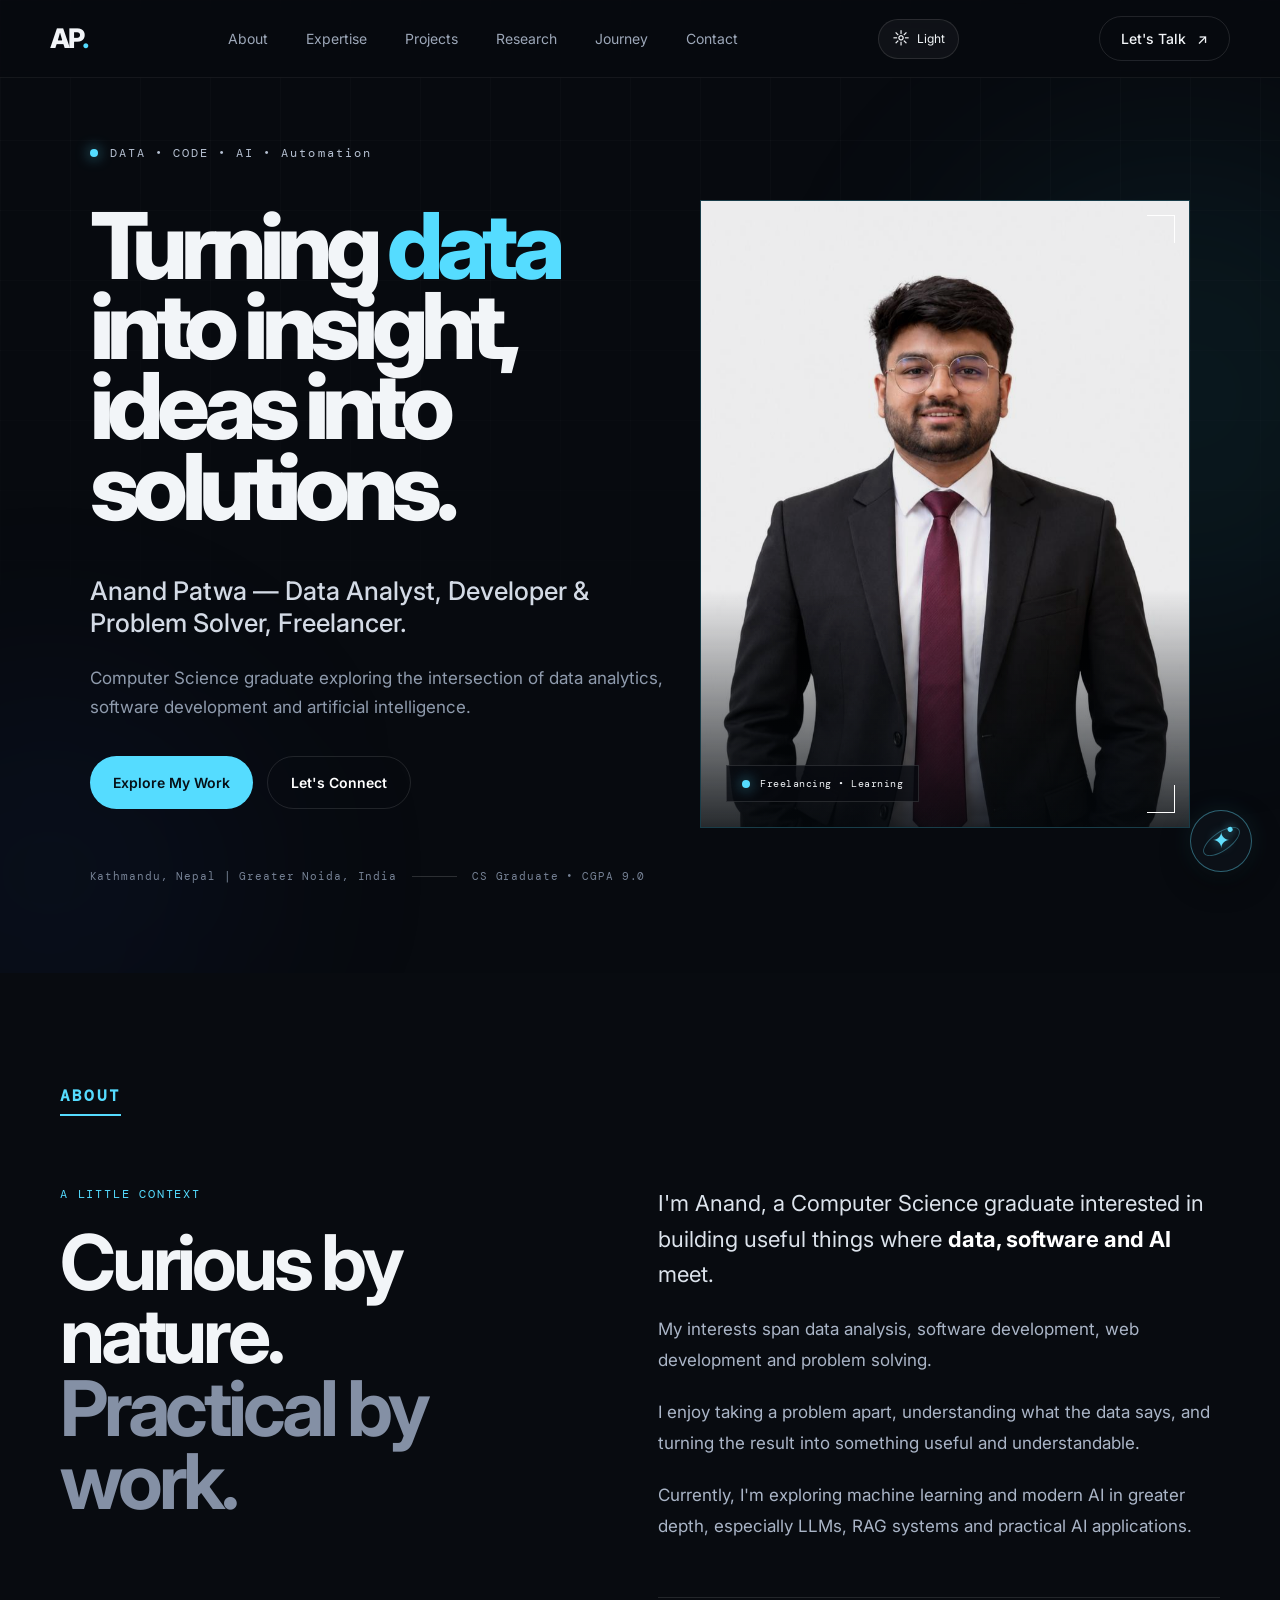
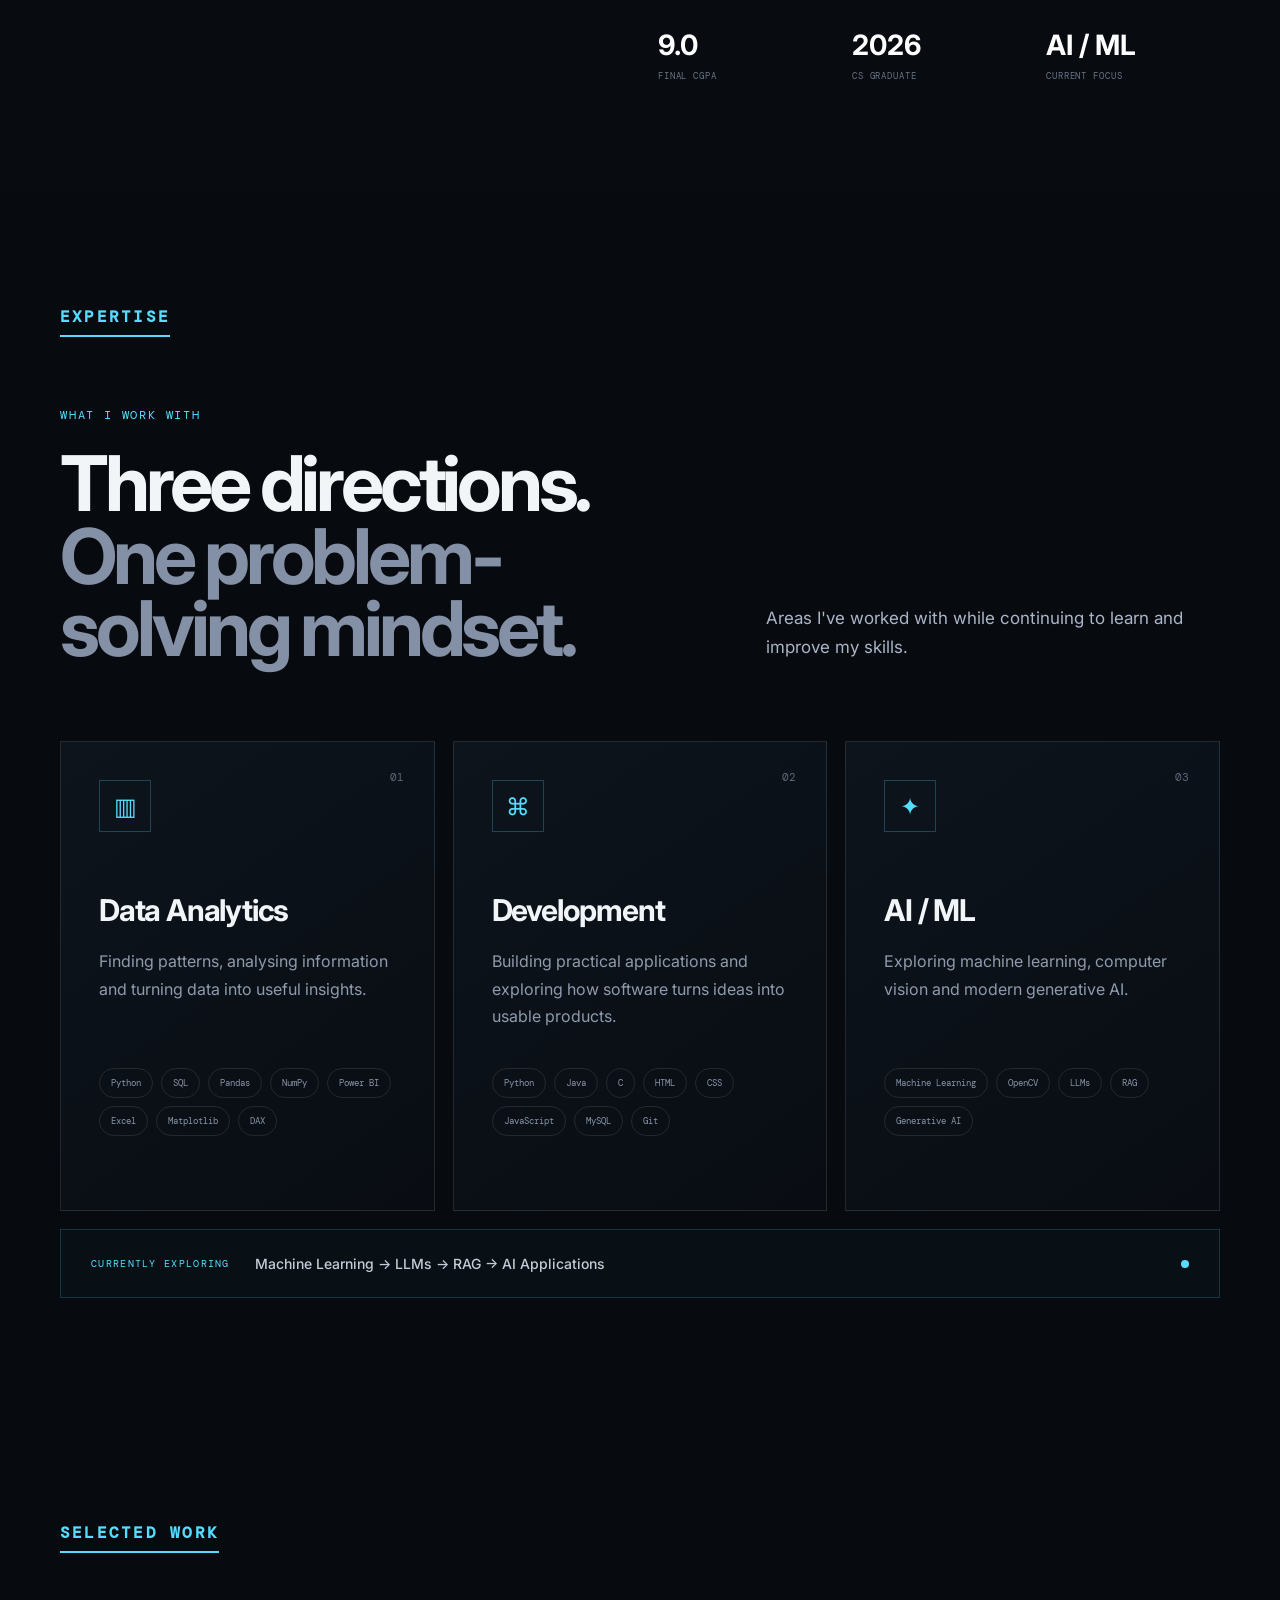
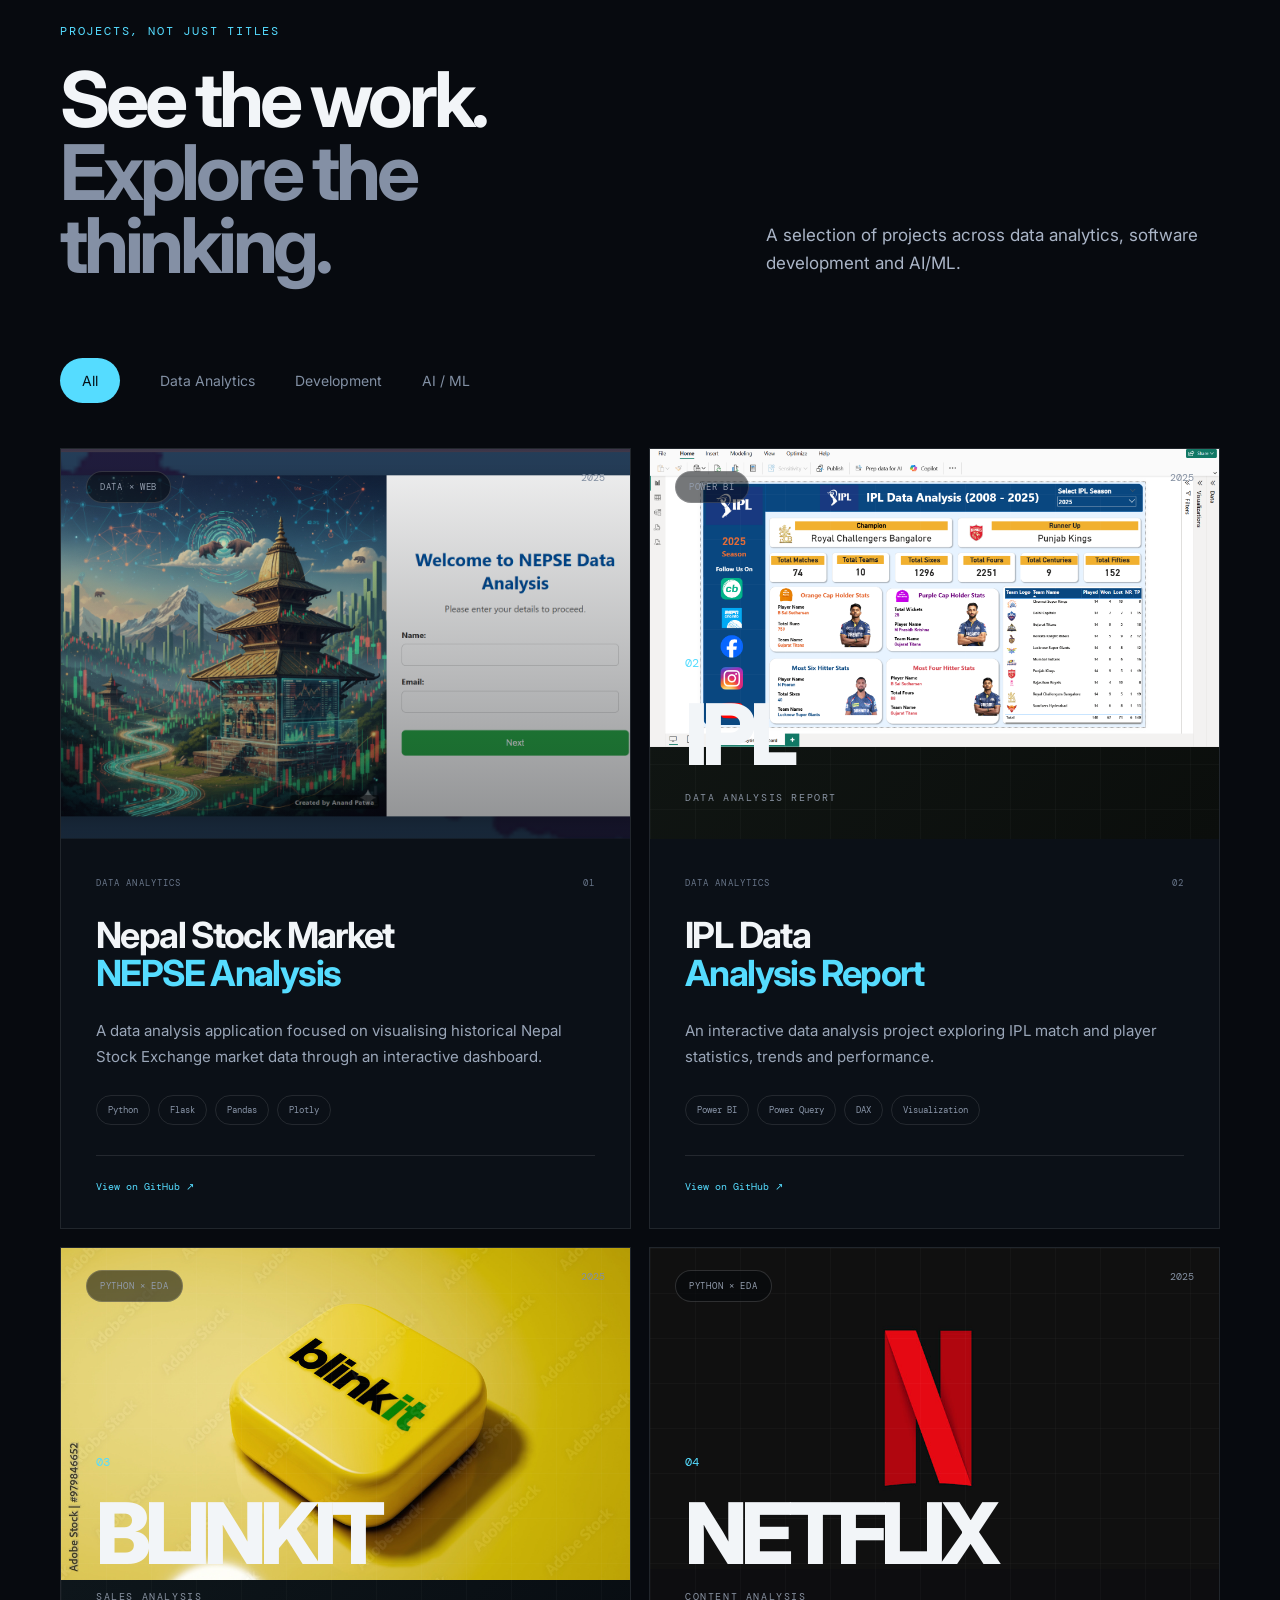
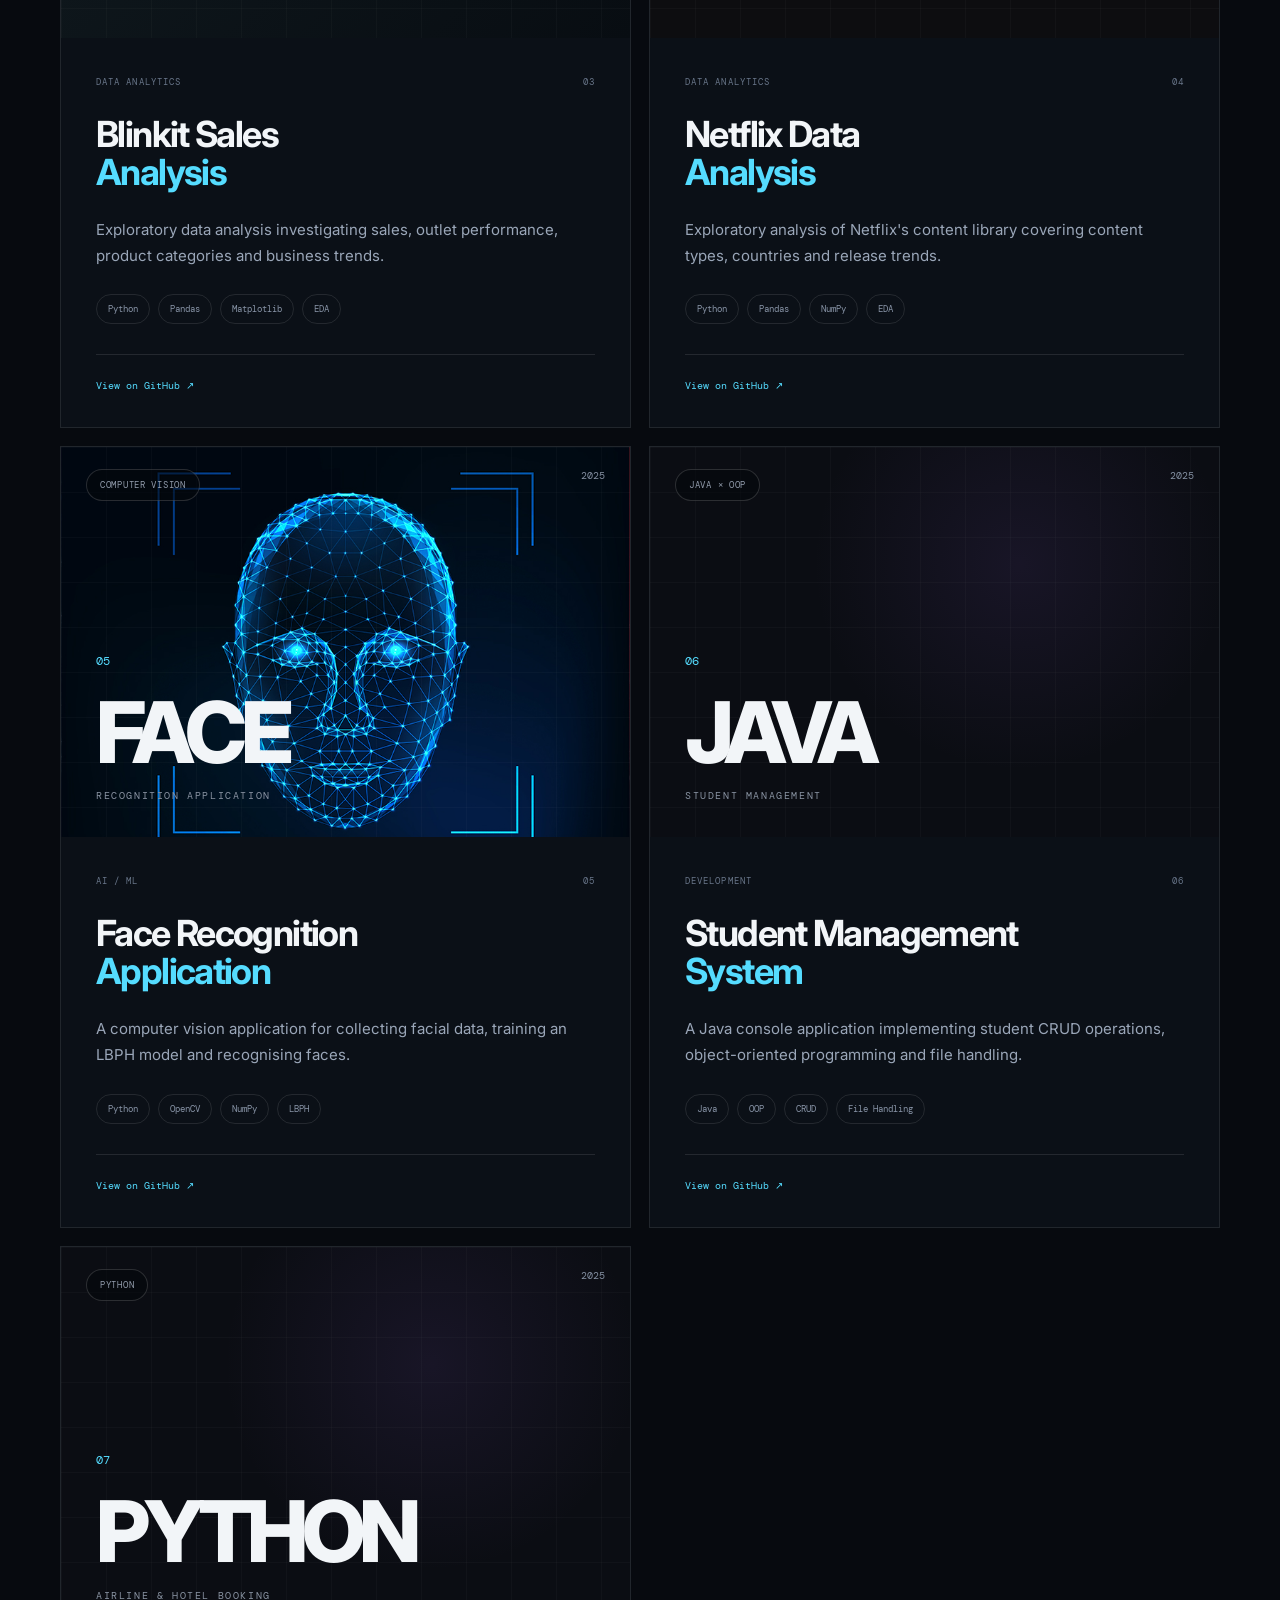
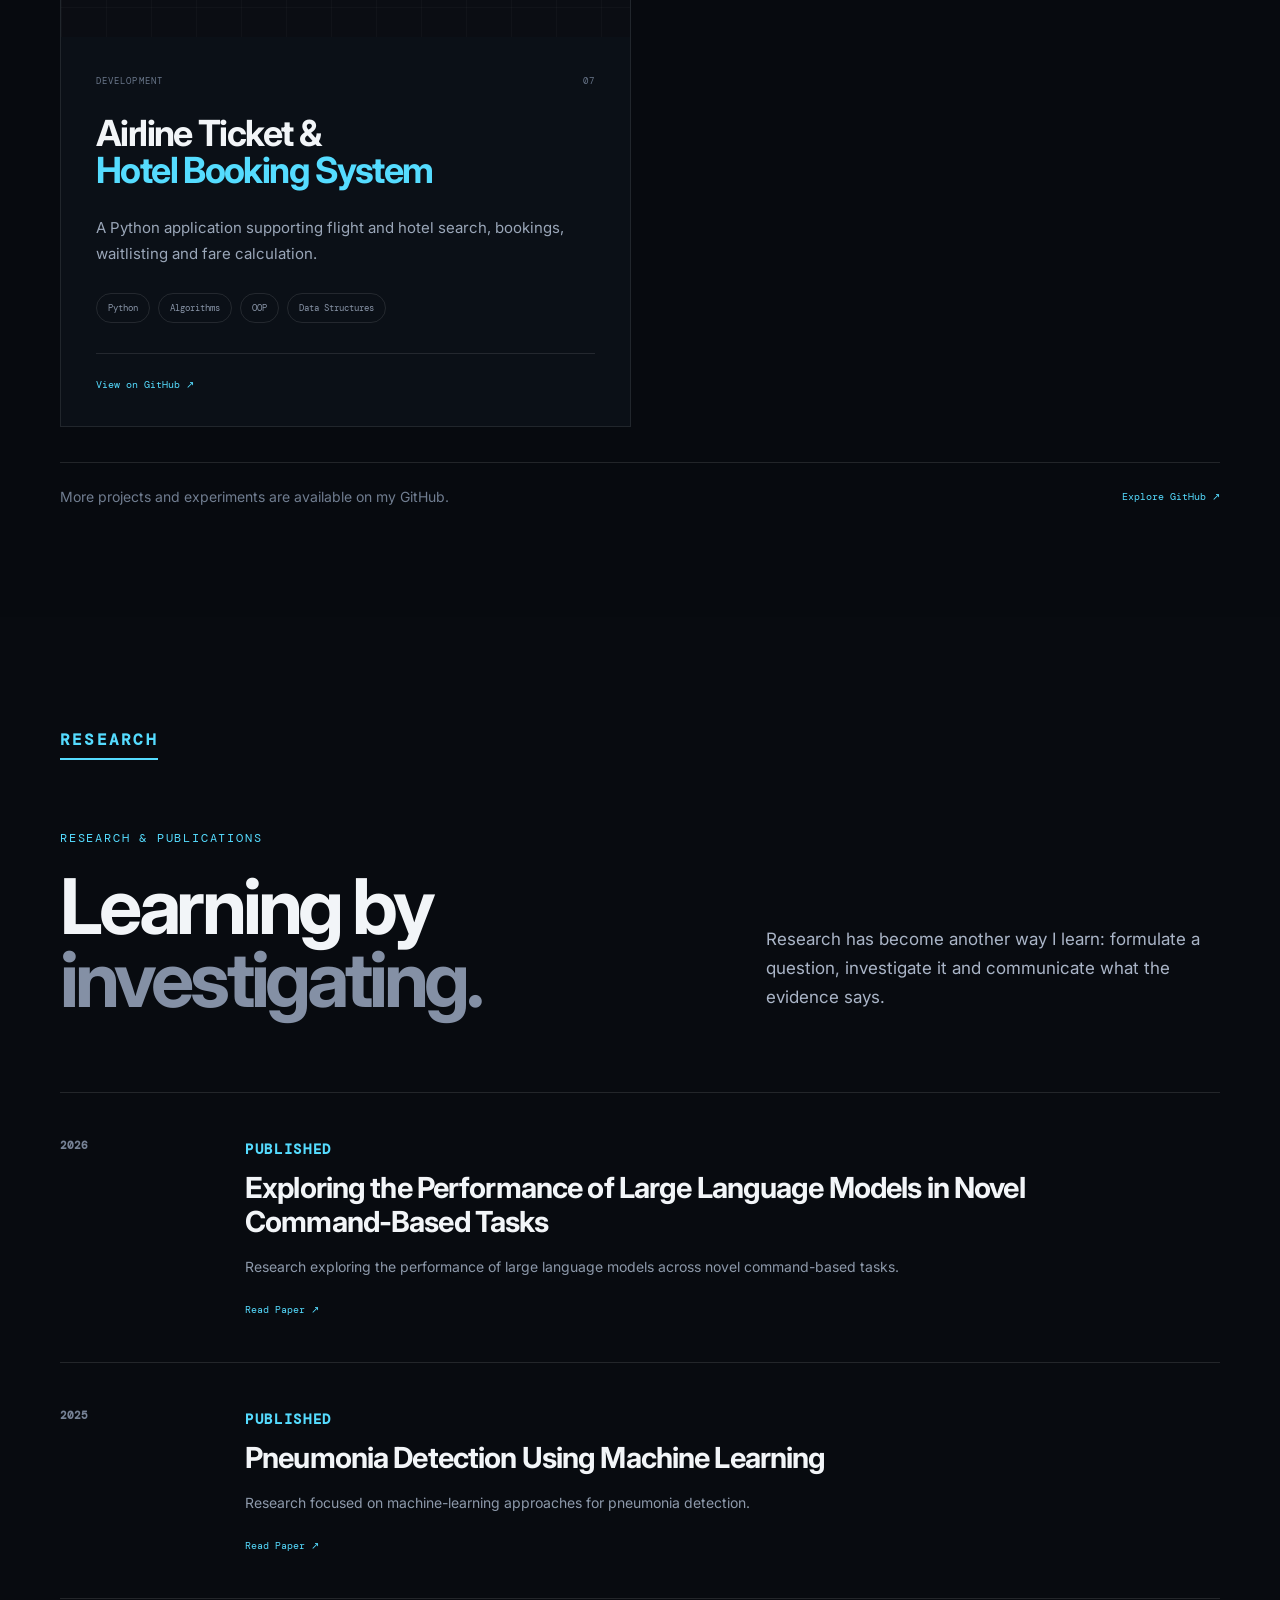
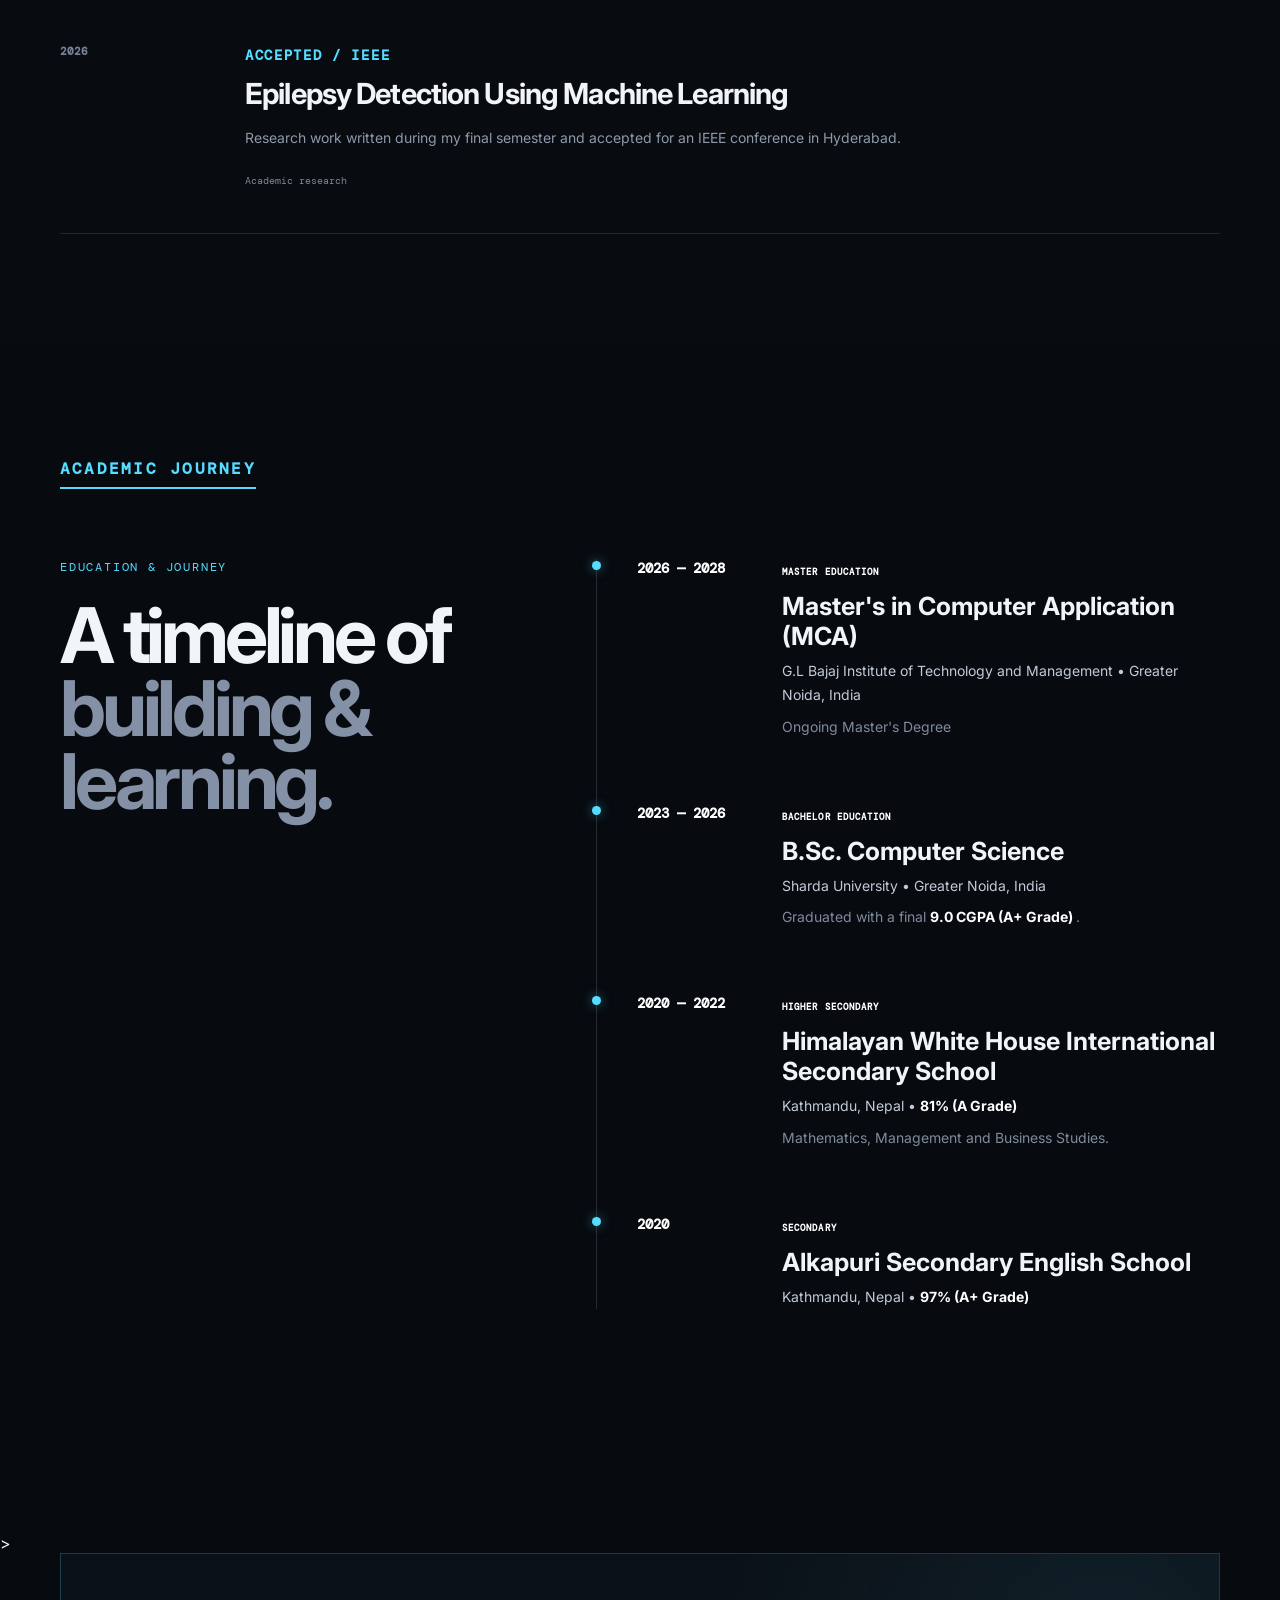
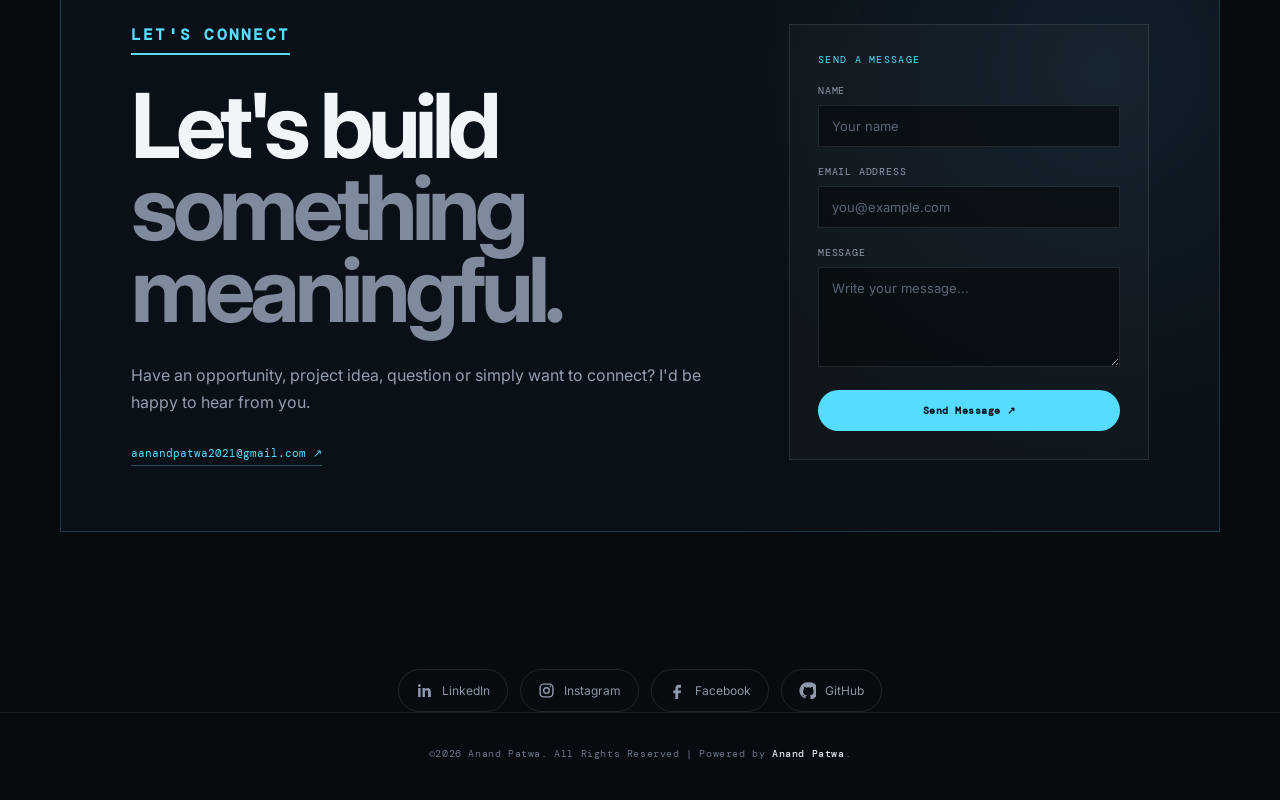
<file: index.html>
<!DOCTYPE html>
<html lang="en">

<head>

    <meta charset="UTF-8">

    <meta
        name="viewport"
        content="width=device-width, initial-scale=1.0"
    >

    <meta
        name="description"
        content="Anand Patwa — Data Analyst, Developer & Problem Solver. Portfolio featuring data analytics, software development and AI/ML projects."
    >

    <meta
        name="author"
        content="Anand Patwa"
    >

    <title>
        Anand Patwa | Data Analyst • Developer • Problem Solver
    </title>

    <!-- =====================================================
         FONTS
    ====================================================== -->

    <link rel="preconnect" href="https://fonts.googleapis.com">

    <link
        href="https://fonts.googleapis.com/css2?family=DM+Mono:wght@400;500&family=Inter:wght@400;500;600;700;800&display=swap"
        rel="stylesheet"
    >

    <!-- =====================================================
         CSS
    ====================================================== -->

    <link
        rel="stylesheet"
        href="style.css"
    >

    <script>
        try {
            const savedTheme = localStorage.getItem("portfolio-theme");
            document.documentElement.dataset.theme = savedTheme === "light" ? "light" : "dark";
        } catch (error) {
            document.documentElement.dataset.theme = "dark";
        }
    </script>

</head>


<body>


    <!-- =====================================================
         HEADER / NAVIGATION
    ====================================================== -->

    <header
        class="site-header"
        id="siteHeader"
    >

        <div class="nav-container">

            <!-- LOGO -->

            <a
                href="#home"
                class="logo"
            >
                AP<span>.</span>
            </a>


            <!-- DESKTOP NAVIGATION -->

            <nav class="desktop-navigation">

                <a href="#about">
                    About
                </a>

                <a href="#expertise">
                    Expertise
                </a>

                <a href="#projects">
                    Projects
                </a>

                <a href="#research">
                    Research
                </a>

                <a href="#journey">
                    Journey
                </a>

                <a href="#contact">
                    Contact
                </a>

            </nav>

            <button
                class="theme-toggle"
                id="themeToggle"
                type="button"
                aria-label="Switch to light mode"
                aria-pressed="false"
                title="Switch to light mode"
            >
                <span class="theme-toggle-icon" aria-hidden="true">☼</span>
                <span class="theme-toggle-text">Light</span>
            </button>


            <!-- CONTACT BUTTON -->

            <a
                href="#contact"
                class="nav-contact"
            >
                Let's Talk
                <span>↗</span>
            </a>


            <!-- MOBILE MENU -->

            <button
                class="menu-button"
                id="menuButton"
                aria-label="Open navigation menu"
                aria-expanded="false"
            >

                <span></span>
                <span></span>

            </button>

        </div>


        <!-- MOBILE NAVIGATION -->

        <div
            class="mobile-navigation"
            id="mobileNavigation"
        >

            <a href="#about">
                About
            </a>

            <a href="#expertise">
                Expertise
            </a>

            <a href="#projects">
                Projects
            </a>

            <a href="#research">
                Research
            </a>

            <a href="#journey">
                Journey
            </a>

            <a href="#contact">
                Contact
            </a>

        </div>

    </header>


    <!-- =====================================================
         MAIN CONTENT
    ====================================================== -->

    <main>


        <!-- =================================================
             HERO
        ================================================== -->

        <section
            class="hero"
            id="home"
        >

            <div class="hero-grid"></div>

            <div class="hero-glow hero-glow-one"></div>

            <div class="hero-glow hero-glow-two"></div>


            <div class="hero-content">


                <div class="hero-label">

                    <span class="status-dot"></span>

                    DATA • CODE • AI • Automation

                </div>


                <h1>

                    Turning
                    <span>data</span>
                    into insight,
                    ideas into solutions.

                </h1>


                <h2>

                    Anand Patwa —
                    Data Analyst, Developer
                    &amp; Problem Solver, Freelancer.

                </h2>


                <p class="hero-description">

                    Computer Science graduate exploring the
                    intersection of data analytics, software
                    development and artificial intelligence.

                </p>


                <div class="hero-buttons">

                    <a
                        href="#projects"
                        class="primary-button"
                    >

                        Explore My Work

                        

                    </a>


                    <a
                        href="#contact"
                        class="secondary-button"
                    >

                        Let's Connect

                        

                    </a>

                </div>


                <div class="hero-information">

                    <span>
                        Kathmandu, Nepal | Greater Noida, India
                    </span>

                    <span class="information-line"></span>

                    <span>
                        CS Graduate • CGPA 9.0
                    </span>

                </div>

            </div>


            <!-- =================================================
                 PROFILE PHOTO
            ================================================== -->

            <div class="hero-photo-container">

                <div class="photo-frame">


                    <img
                        src="assets/profile.jpeg"
                        alt="Anand Patwa"
                        class="profile-photo"
                    >


                    <div class="photo-gradient"></div>


                    <div class="photo-status">

                        <span class="status-dot"></span>

                        Freelancing • Learning

                    </div>


                    <div class="photo-corner top-right"></div>

                    <div class="photo-corner bottom-right"></div>


                </div>

            </div>


            </div>

        </section>


        <!-- =====================================================
             ABOUT
        ====================================================== -->

        <section
            class="section about-section"
            id="about"
        >

            <div class="section-container">


                <div class="section-label">
                    ABOUT
                </div>


                <div class="about-layout">


                    <div class="section-heading">

                        <p class="small-heading">
                            A little context
                        </p>


                        <h2>

                            Curious by nature.

                            <br>

                            <em>
                                Practical by work.
                            </em>

                        </h2>

                    </div>


                    <div class="about-content">


                        <p class="about-lead">

                            I'm Anand, a Computer Science graduate
                            interested in building useful things where
                            <strong>data, software and AI</strong> meet.

                        </p>


                        <p>

                            My interests span data analysis,
                            software development, web development
                            and problem solving.

                        </p>


                        <p>

                            I enjoy taking a problem apart,
                            understanding what the data says,
                            and turning the result into something
                            useful and understandable.

                        </p>


                        <p>

                            Currently, I'm exploring machine learning
                            and modern AI in greater depth, especially
                            LLMs, RAG systems and practical AI
                            applications.

                        </p>


                        <div class="about-statistics">


                            <div class="stat">

                                <strong>
                                    9.0
                                </strong>

                                <span>
                                    FINAL CGPA
                                </span>

                            </div>


                            <div class="stat">

                                <strong>
                                    2026
                                </strong>

                                <span>
                                    CS GRADUATE
                                </span>

                            </div>


                            <div class="stat">

                                <strong>
                                    AI / ML
                                </strong>

                                <span>
                                    CURRENT FOCUS
                                </span>

                            </div>


                        </div>

                    </div>

                </div>

            </div>

        </section>


        <!-- =====================================================
             EXPERTISE
        ====================================================== -->

        <section
            class="section expertise-section"
            id="expertise"
        >

            <div class="section-container">


                <div class="section-label">
                     EXPERTISE
                </div>


                <div class="section-introduction">


                    <div>

                        <p class="small-heading">
                            What I work with
                        </p>


                        <h2>

                            Three directions.

                            <br>

                            <em>
                                One problem-solving mindset.
                            </em>

                        </h2>

                    </div>


                    <p>

                        Areas I've worked with while continuing
                        to learn and improve my skills.

                    </p>

                </div>


                <div class="expertise-grid">


                    <!-- DATA -->

                    <article class="expertise-card">

                        <span class="card-number">
                            01
                        </span>


                        <div class="card-icon">
                            ▥
                        </div>


                        <h3>
                            Data Analytics
                        </h3>


                        <p>

                            Finding patterns, analysing information
                            and turning data into useful insights.

                        </p>


                        <div class="skills">

                            <span>Python</span>
                            <span>SQL</span>
                            <span>Pandas</span>
                            <span>NumPy</span>
                            <span>Power BI</span>
                            <span>Excel</span>
                            <span>Matplotlib</span>
                            <span>DAX</span>

                        </div>

                    </article>


                    <!-- DEVELOPMENT -->

                    <article class="expertise-card">

                        <span class="card-number">
                            02
                        </span>


                        <div class="card-icon">
                            ⌘
                        </div>


                        <h3>
                            Development
                        </h3>


                        <p>

                            Building practical applications and
                            exploring how software turns ideas
                            into usable products.

                        </p>


                        <div class="skills">

                            <span>Python</span>
                            <span>Java</span>
                            <span>C</span>
                            <span>HTML</span>
                            <span>CSS</span>
                            <span>JavaScript</span>
                            <span>MySQL</span>
                            <span>Git</span>

                        </div>

                    </article>


                    <!-- AI -->

                    <article class="expertise-card">

                        <span class="card-number">
                            03
                        </span>


                        <div class="card-icon">
                            ✦
                        </div>


                        <h3>
                            AI / ML
                        </h3>


                        <p>

                            Exploring machine learning, computer
                            vision and modern generative AI.

                        </p>


                        <div class="skills">

                            <span>Machine Learning</span>
                            <span>OpenCV</span>
                            <span>LLMs</span>
                            <span>RAG</span>
                            <span>Generative AI</span>

                        </div>

                    </article>


                </div>


                <div class="learning-bar">

                    <div>

                        <span class="mono-label">
                            CURRENTLY EXPLORING
                        </span>


                        <strong>

                            Machine Learning
                            →
                            LLMs
                            →
                            RAG
                            →
                            AI Applications

                        </strong>

                    </div>


                    <span class="learning-dot"></span>

                </div>

            </div>

        </section>
        </section>


        <!-- =====================================================
             PROJECTS
        ====================================================== -->

        <section
            class="section projects-section"
            id="projects"
        >

            <div class="section-container">


                <div class="section-label">
                    SELECTED WORK
                </div>


                <div class="section-introduction">


                    <div>

                        <p class="small-heading">
                            Projects, not just titles
                        </p>


                        <h2>

                            See the work.

                            <br>

                            <em>
                                Explore the thinking.
                            </em>

                        </h2>

                    </div>


                    <p>

                        A selection of projects across data analytics,
                        software development and AI/ML.

                    </p>

                </div>


                <!-- PROJECT FILTERS -->

                <div class="project-filters">


                    <button
                        class="filter active"
                        data-filter="all"
                    >
                        All
                    </button>


                    <button
                        class="filter"
                        data-filter="data"
                    >
                        Data Analytics
                    </button>


                    <button
                        class="filter"
                        data-filter="development"
                    >
                        Development
                    </button>


                    <button
                        class="filter"
                        data-filter="ai"
                    >
                        AI / ML
                    </button>


                </div>


                <!-- =================================================
                     PROJECT GRID
                ================================================== -->

                <div class="projects-grid">


                    <!-- =================================================
                         PROJECT 01 — NEPSE
                    ================================================== -->

                    <article
                        class="project-card"
                        data-category="data development"
                    >


                        <div
                            class="project-visual real-project"
                            data-project="nepse"
                        >


                            <img
                                src="assets/projects/NEPSE/nepse-login.png"
                                alt="NEPSE Market Analysis Dashboard"
                                class="project-screenshot"
                            >


                            <div class="project-image-overlay"></div>


                            <div class="project-visual-overlay">

                                <span>
                                    DATA × WEB
                                </span>

                                <span>
                                    2025
                                </span>

                            </div>


                        </div>


                        <div class="project-content">


                            <div class="project-meta">

                                <span>
                                    DATA ANALYTICS
                                </span>

                                <span>
                                    01
                                </span>

                            </div>


                            <h3>

                                Nepal Stock Market

                                <br>

                                <em>
                                    NEPSE Analysis
                                </em>

                            </h3>


                            <p>

                                A data analysis application focused
                                on visualising historical Nepal Stock
                                Exchange market data through an
                                interactive dashboard.

                            </p>


                            <div class="project-tags">

                                <span>Python</span>
                                <span>Flask</span>
                                <span>Pandas</span>
                                <span>Plotly</span>

                            </div>


                            <div class="project-actions">

                                <a
                                    href="https://github.com/Anand123-A/Nepal-Stock-Market-NEPSE-Data-Analysis-"
                                    target="_blank"
                                    rel="noopener noreferrer"
                                >
                                    View on GitHub ↗
                                </a>

                            </div>


                        </div>

                    </article>


                    <!-- =================================================
                         PROJECT 02 — IPL
                    ================================================== -->

                    <article
                        class="project-card"
                        data-category="data"
                    >


                        <div
                            class="project-visual project-visual-powerbi"
                            data-project="ipl"
                        >

                        <div class="project-image">
    <img src="assets/projects/IPL/ipl-dashboard.png" alt="IPL Data Analysis Dashboard">
</div>


                            <div class="project-visual-content">

                                <span class="visual-number">
                                    02
                                </span>


                                <span class="visual-title">
                                    IPL
                                </span>


                                <span class="visual-subtitle">
                                    DATA ANALYSIS REPORT
                                </span>

                            </div>


                            <div class="project-visual-overlay">

                                <span>
                                    POWER BI
                                </span>

                                <span>
                                    2025
                                </span>

                            </div>


                        </div>


                        <div class="project-content">


                            <div class="project-meta">

                                <span>
                                    DATA ANALYTICS
                                </span>

                                <span>
                                    02
                                </span>

                            </div>


                            <h3>

                                IPL Data

                                <br>

                                <em>
                                    Analysis Report
                                </em>

                            </h3>


                            <p>

                                An interactive data analysis project
                                exploring IPL match and player
                                statistics, trends and performance.

                            </p>


                            <div class="project-tags">

                                <span>Power BI</span>
                                <span>Power Query</span>
                                <span>DAX</span>
                                <span>Visualization</span>

                            </div>


                            <div class="project-actions">

                                <a
                                    href="https://github.com/Anand123-A/IPL-Data-Analysis-Report"
                                    target="_blank"
                                    rel="noopener noreferrer"
                                >
                                    View on GitHub ↗
                                </a>

                            </div>


                        </div>

                    </article>


                    <!-- =================================================
                         PROJECT 03 — BLINKIT
                    ================================================== -->

                    <article
                        class="project-card"
                        data-category="data"
                    >


                        <div class="project-visual">

                            <div class="project-image">
    <img src="assets/projects/Blinkit/blinkit.jpg" alt="Blinkit Analysis">
</div>


                            <div class="project-visual-content">

                                <span class="visual-number">
                                    03
                                </span>


                                <span class="visual-title">
                                    BLINKIT
                                </span>


                                <span class="visual-subtitle">
                                    SALES ANALYSIS
                                </span>

                            </div>


                            <div class="project-visual-overlay">

                                <span>
                                    PYTHON × EDA
                                </span>

                                <span>
                                    2025
                                </span>

                            </div>


                        </div>


                        <div class="project-content">


                            <div class="project-meta">

                                <span>
                                    DATA ANALYTICS
                                </span>

                                <span>
                                    03
                                </span>

                            </div>


                            <h3>

                                Blinkit Sales

                                <br>

                                <em>
                                    Analysis
                                </em>

                            </h3>


                            <p>

                                Exploratory data analysis investigating
                                sales, outlet performance, product
                                categories and business trends.

                            </p>


                            <div class="project-tags">

                                <span>Python</span>
                                <span>Pandas</span>
                                <span>Matplotlib</span>
                                <span>EDA</span>

                            </div>


                            <div class="project-actions">

                                <a
                                    href="https://github.com/Anand123-A/Blinkit-Sales-Analysis"
                                    target="_blank"
                                    rel="noopener noreferrer"
                                >
                                    View on GitHub ↗
                                </a>

                            </div>


                        </div>

                    </article>


                    <!-- =================================================
                         PROJECT 04 — NETFLIX
                    ================================================== -->

                    <article
                        class="project-card"
                        data-category="data"
                    >


                        <div class="project-visual project-visual-netflix">

                            <div class="project-image">
    <img src="assets/projects/Netflix/Netflix.jpg" alt="NETFLIX Analysis">
</div>


                            <div class="project-visual-content">

                                <span class="visual-number">
                                    04
                                </span>


                                <span class="visual-title">
                                    NETFLIX
                                </span>


                                <span class="visual-subtitle">
                                    CONTENT ANALYSIS
                                </span>

                            </div>


                            <div class="project-visual-overlay">

                                <span>
                                    PYTHON × EDA
                                </span>

                                <span>
                                    2025
                                </span>

                            </div>


                        </div>


                        <div class="project-content">


                            <div class="project-meta">

                                <span>
                                    DATA ANALYTICS
                                </span>

                                <span>
                                    04
                                </span>

                            </div>


                            <h3>

                                Netflix Data

                                <br>

                                <em>
                                    Analysis
                                </em>

                            </h3>


                            <p>

                                Exploratory analysis of Netflix's
                                content library covering content
                                types, countries and release trends.

                            </p>


                            <div class="project-tags">

                                <span>Python</span>
                                <span>Pandas</span>
                                <span>NumPy</span>
                                <span>EDA</span>

                            </div>


                            <div class="project-actions">

                                <a
                                    href="https://github.com/Anand123-A/Netflix-Data-Analysis-"
                                    target="_blank"
                                    rel="noopener noreferrer"
                                >
                                    View on GitHub ↗
                                </a>

                            </div>


                        </div>

                    </article>


                    <!-- =================================================
                         PROJECT 05 — FACE RECOGNITION
                    ================================================== -->

                    <article
                        class="project-card"
                        data-category="ai development"
                    >


                        <div class="project-visual project-visual-ai">

                            <div class="project-image">
    <img src="assets/projects/Facial Recognization/Facial Recognization.jpg" alt="Face-Recognization-Application">
</div>


                            <div class="project-visual-content">

                                <span class="visual-number">
                                    05
                                </span>


                                <span class="visual-title">
                                    FACE
                                </span>


                                <span class="visual-subtitle">
                                    RECOGNITION APPLICATION
                                </span>

                            </div>


                            <div class="project-visual-overlay">

                                <span>
                                    COMPUTER VISION
                                </span>

                                <span>
                                    2025
                                </span>

                            </div>


                        </div>


                        <div class="project-content">


                            <div class="project-meta">

                                <span>
                                    AI / ML
                                </span>

                                <span>
                                    05
                                </span>

                            </div>


                            <h3>

                                Face Recognition

                                <br>

                                <em>
                                    Application
                                </em>

                            </h3>


                            <p>

                                A computer vision application for
                                collecting facial data, training an
                                LBPH model and recognising faces.

                            </p>


                            <div class="project-tags">

                                <span>Python</span>
                                <span>OpenCV</span>
                                <span>NumPy</span>
                                <span>LBPH</span>

                            </div>


                            <div class="project-actions">

                                <a
                                    href="https://github.com/Anand123-A/Face-Recognization-Application"
                                    target="_blank"
                                    rel="noopener noreferrer"
                                >
                                    View on GitHub ↗
                                </a>

                            </div>


                        </div>

                    </article>


                    <!-- =================================================
                         PROJECT 06 — STUDENT MANAGEMENT
                    ================================================== -->

                    <article
                        class="project-card"
                        data-category="development"
                    >


                        <div class="project-visual project-visual-code">
                                                        <div class="project-visual-content">

                                <span class="visual-number">
                                    06
                                </span>


                                <span class="visual-title">
                                    JAVA
                                </span>


                                <span class="visual-subtitle">
                                    STUDENT MANAGEMENT
                                </span>

                            </div>


                            <div class="project-visual-overlay">

                                <span>
                                    JAVA × OOP
                                </span>

                                <span>
                                    2025
                                </span>

                            </div>


                        </div>


                        <div class="project-content">


                            <div class="project-meta">

                                <span>
                                    DEVELOPMENT
                                </span>

                                <span>
                                    06
                                </span>

                            </div>


                            <h3>

                                Student Management

                                <br>

                                <em>
                                    System
                                </em>

                            </h3>


                            <p>

                                A Java console application implementing
                                student CRUD operations, object-oriented
                                programming and file handling.

                            </p>


                            <div class="project-tags">

                                <span>Java</span>
                                <span>OOP</span>
                                <span>CRUD</span>
                                <span>File Handling</span>

                            </div>


                            <div class="project-actions">

                                <a
                                    href="https://github.com/Anand123-A/Student-Management-System-Java-Console-App-"
                                    target="_blank"
                                    rel="noopener noreferrer"
                                >
                                    View on GitHub ↗
                                </a>

                            </div>


                        </div>

                    </article>


                    <!-- =================================================
                         PROJECT 07 — AIRLINE / HOTEL
                    ================================================== -->

                    <article
                        class="project-card"
                        data-category="development"
                    >


                        <div class="project-visual project-visual-code">


                            <div class="project-visual-content">

                                <span class="visual-number">
                                    07
                                </span>


                                <span class="visual-title">
                                    PYTHON
                                </span>


                                <span class="visual-subtitle">
                                    AIRLINE &amp; HOTEL BOOKING
                                </span>

                            </div>


                            <div class="project-visual-overlay">

                                <span>
                                    PYTHON
                                </span>

                                <span>
                                    2025
                                </span>

                            </div>


                        </div>


                        <div class="project-content">


                            <div class="project-meta">

                                <span>
                                    DEVELOPMENT
                                </span>

                                <span>
                                    07
                                </span>

                            </div>


                            <h3>

                                Airline Ticket &amp;

                                <br>

                                <em>
                                    Hotel Booking System
                                </em>

                            </h3>


                            <p>

                                A Python application supporting
                                flight and hotel search, bookings,
                                waitlisting and fare calculation.

                            </p>


                            <div class="project-tags">

                                <span>Python</span>
                                <span>Algorithms</span>
                                <span>OOP</span>
                                <span>Data Structures</span>

                            </div>


                            <div class="project-actions">

                                <a
                                    href="https://github.com/Anand123-A/Airline-Ticketing-and-Hotel-Booking-System"
                                    target="_blank"
                                    rel="noopener noreferrer"
                                >
                                    View on GitHub ↗
                                </a>

                            </div>


                        </div>

                    </article>


                </div>


                <!-- =================================================
                     PROJECT FOOTER
                ================================================== -->

                <div class="projects-footer">


                    <p>

                        More projects and experiments are available
                        on my GitHub.

                    </p>


                    <a
                        href="https://github.com/Anand123-A"
                        target="_blank"
                        rel="noopener noreferrer"
                    >
                        Explore GitHub ↗
                    </a>


                </div>


            </div>

        </section>


        <!-- =====================================================
             RESEARCH
        ====================================================== -->

        <section
            class="section research-section"
            id="research"
        >

            <div class="section-container">


                <div class="section-label">
                    RESEARCH
                </div>


                <div class="section-introduction">


                    <div>

                        <p class="small-heading">
                            Research &amp; Publications
                        </p>


                        <h2>

                            Learning by

                            <br>

                            <em>
                                investigating.
                            </em>

                        </h2>

                    </div>


                    <p>

                        Research has become another way I learn:
                        formulate a question, investigate it and
                        communicate what the evidence says.

                    </p>

                </div>


                <div class="research-list">


                    <!-- RESEARCH 01 -->

                    <article class="research-item">


                        <div class="research-year">
                            <strong> 2026 </strong>
                        </div>


                        <div>

                            <span class="research-type">
                                PUBLISHED
                            </span>


                            <h3>

                                Exploring the Performance of
                                Large Language Models in Novel
                                Command-Based Tasks

                            </h3>


                            <p>

                                Research exploring the performance
                                of large language models across
                                novel command-based tasks.

                            </p>


                            <a
                                href="https://doi.org/10.1016/j.fraope.2025.100447"
                                target="_blank"
                                rel="noopener noreferrer"
                            >
                                Read Paper ↗
                            </a>

                        </div>

                    </article>


                    <!-- RESEARCH 02 -->

                    <article class="research-item">


                        <div class="research-year">
                            <strong> 2025 </strong>
                        </div>


                        <div>

                            <span class="research-type">
                                PUBLISHED
                            </span>


                            <h3>

                                Pneumonia Detection Using
                                Machine Learning

                            </h3>


                            <p>

                                Research focused on machine-learning
                                approaches for pneumonia detection.

                            </p>


                            <a
                                href="https://doi.org/10.55041/IJSREM53647"
                                target="_blank"
                                rel="noopener noreferrer"
                            >
                                Read Paper ↗
                            </a>

                        </div>

                    </article>


                    <!-- RESEARCH 03 -->

                    <article class="research-item">


                        <div class="research-year">
                           <strong> 2026 </strong>
                        </div>


                        <div>

                            <span class="research-type">
                                ACCEPTED / IEEE
                            </span>


                            <h3>

                                Epilepsy Detection Using
                                Machine Learning

                            </h3>


                            <p>

                                Research work written during my final
                                semester and accepted for an IEEE
                                conference in Hyderabad.

                            </p>


                            <span class="research-note">
                                Academic research
                            </span>

                        </div>

                    </article>


                </div>

            </div>

        </section>


        <!-- =====================================================
             EDUCATION / JOURNEY
        ====================================================== -->

        <section
            class="section journey-section"
            id="journey"
        >

            <div class="section-container">


                <div class="section-label">
                    ACADEMIC JOURNEY
                </div>


                <div class="journey-layout">


                    <div class="section-heading">


                        <p class="small-heading">
                            Education &amp; Journey
                        </p>


                        <h2>

                            A timeline of

                            <br>

                            <em>
                                building &amp; learning.
                            </em>

                        </h2>


                    </div>


                    <div class="timeline">


                        <!-- MASTERS -->

                        <article class="timeline-item">


                            <div class="timeline-date">
                                <strong>2026 — 2028 </strong>
                            </div>


                            <div class="timeline-dot"></div>


                            <div>


                                <span class="timeline-type">
                                   <strong> MASTER EDUCATION </strong>
                                </span>


                                <h3>
                                    Master's in Computer Application (MCA)
                                </h3>


                                <p class="timeline-company">

                                    G.L Bajaj Institute of Technology and Management
                                    • Greater Noida, India

                                </p>


                                <p>

                                    Ongoing Master's Degree

                                </p>


                            </div>

                        </article>

                        <!-- BACHELOR -->

                        <article class="timeline-item">


                            <div class="timeline-date">
                                <strong>2023 — 2026</strong>
                            </div>


                            <div class="timeline-dot"></div>


                            <div>


                                <span class="timeline-type">
                                   <strong> BACHELOR EDUCATION </strong>
                                </span>


                                <h3>
                                    B.Sc. Computer Science
                                </h3>


                                <p class="timeline-company">

                                    Sharda University
                                    • Greater Noida, India

                                </p>


                                <p>

                                    Graduated with a final
                                    <strong>
                                        9.0 CGPA (A+ Grade)
                                    </strong>.

                                </p>


                            </div>

                        </article>


                        <!-- CLASS 12 -->

                        <article class="timeline-item">


                            <div class="timeline-date">
                                <strong>2020 — 2022</strong>
                            </div>


                            <div class="timeline-dot"></div>


                            <div>


                                <span class="timeline-type">
                                   <strong> HIGHER SECONDARY </strong>
                                </span>


                                <h3>

                                    Himalayan White House
                                    International Secondary School

                                </h3>


                                <p class="timeline-company">
                                    Kathmandu, Nepal •
                                    <strong>
                                    81% (A Grade)
                                    </strong>

                                </p>


                                <p>

                                    Mathematics, Management
                                    and Business Studies.

                                </p>


                            </div>

                        </article>


                        <!-- CLASS 10 -->

                        <article class="timeline-item">


                            <div class="timeline-date">
                                <strong>2020</strong>
                            </div>


                            <div class="timeline-dot"></div>


                            <div>


                                <span class="timeline-type">
                                    <strong> SECONDARY</strong>
                                </span>


                                <h3>

                                    Alkapuri Secondary
                                    English School

                                </h3>


                                <p class="timeline-company">

                                    Kathmandu, Nepal
                                    • 
                                    <strong> 97% (A+ Grade) </strong>

                                </p>


                            </div>

                        </article>


                    </div>

                </div>

            </div>

        </section>


<!-- =====================================================
     CONTACT
====================================================== -->

<section
    class="section contact-section"
    id="contact"
>
>

    <div class="section-container">

        <div class="contact-box">

            <!-- =================================================
                 LEFT SIDE — CONTACT INFORMATION
            ================================================== -->

            <div class="contact-information">

                <span class="mono-label">
                    LET'S CONNECT
                </span>

                <h2>
                    Let's build
                    <br>
                    <em>
                        something meaningful.
                    </em>
                </h2>

                <p>
                    Have an opportunity, project idea,
                    question or simply want to connect?
                    I'd be happy to hear from you.
                </p>

                <a
                    href="mailto:aanandpatwa2021@gmail.com"
                    class="email"
                >
                    aanandpatwa2021@gmail.com ↗
                </a>

            </div>


            <!-- =================================================
                 RIGHT SIDE — CONTACT FORM
            ================================================== -->

            <form
    class="contact-form"
    id="contactForm"
>

    <span class="mono-label">
        SEND A MESSAGE
    </span>


    <div class="contact-form-field">

        <label for="contactName">
            Name
        </label>

        <input
            type="text"
            id="contactName"
            name="name"
            placeholder="Your name"
            required
        >

    </div>


    <div class="contact-form-field">

        <label for="contactEmail">
            Email Address
        </label>

        <input
            type="email"
            id="contactEmail"
            name="email"
            placeholder="you@example.com"
            required
        >

    </div>


    <div class="contact-form-field">

        <label for="contactMessage">
            Message
        </label>

        <textarea
            id="contactMessage"
            name="message"
            rows="4"
            placeholder="Write your message..."
            required
        ></textarea>

    </div>


    <button
    type="button"
    class="contact-submit"
    id="contactSubmit"
>
    Send Message ↗
</button>

</form>

        </div>

    </div>

</section>


                <!-- =================================================
                     SOCIAL LINKS
                     ONLY SOCIALS BELOW CONTACT INFORMATION
                ================================================== -->

                <div
                    class="social-links"
                    aria-label="Social media links"
                >


                    <!-- LINKEDIN -->

                    <a
                        href="https://www.linkedin.com/in/anand-patwa2003/"
                        target="_self"
                        rel="noopener noreferrer"
                        aria-label="LinkedIn"
                    >

                        <svg
                            viewBox="0 0 24 24"
                            aria-hidden="true"
                        >

                            <path
                                d="M6.5 8.5H3V21h3.5V8.5ZM4.75 3A2.05 2.05 0 1 0 4.75 7.1 2.05 2.05 0 0 0 4.75 3ZM21 13.85c0-3.77-2.01-5.52-4.7-5.52-2.17 0-3.14 1.2-3.68 2.04V8.5H9.12V21h3.5v-6.2c0-1.64.31-3.23 2.34-3.23 2 0 2.03 1.88 2.03 3.34V21H21v-7.15Z"
                            />

                        </svg>


                        <span>
                            LinkedIn
                        </span>

                    </a>


                    <!-- INSTAGRAM -->

                    <a
                        href="https://www.instagram.com/anand__patwa/"
                        target="_self"
                        rel="noopener noreferrer"
                        aria-label="Instagram"
                    >

                        <svg
                            viewBox="0 0 24 24"
                            aria-hidden="true"
                        >

                            <rect
                                x="3"
                                y="3"
                                width="18"
                                height="18"
                                rx="5"
                                ry="5"
                                fill="none"
                                stroke="currentColor"
                                stroke-width="2"
                            />


                            <circle
                                cx="12"
                                cy="12"
                                r="4"
                                fill="none"
                                stroke="currentColor"
                                stroke-width="2"
                            />


                            <circle
                                cx="17.5"
                                cy="6.5"
                                r="1.1"
                            />

                        </svg>


                        <span>
                            Instagram
                        </span>

                    </a>


                    <!-- FACEBOOK -->

                    <a
                        href="https://www.facebook.com/anand.patwa.3726/"
                        target="_self"
                        rel="noopener noreferrer"
                        aria-label="Facebook"
                    >

                        <svg
                            viewBox="0 0 24 24"
                            aria-hidden="true"
                        >

                            <path
                                d="M14 8h3V4h-3c-3.31 0-5 1.69-5 5v3H6v4h3v8h4v-8h3.5l.5-4H13V9c0-.67.33-1 1-1Z"
                            />

                        </svg>


                        <span>
                            Facebook
                        </span>

                    </a>


                    <!-- GITHUB -->

                    <a
                        href="https://github.com/Anand123-A"
                        target="_self"
                        rel="noopener noreferrer"
                        aria-label="GitHub"
                    >

                        <svg
                            viewBox="0 0 24 24"
                            aria-hidden="true"
                        >

                            <path
                                d="M12 .5a11.5 11.5 0 0 0-3.64 22.41c.58.1.79-.25.79-.56v-2.18c-3.22.7-3.9-1.37-3.9-1.37-.53-1.34.08-.71.08-.71 1.16.08 1.77 1.2 1.77 1.2 1.03 1.77 2.7 1.26 3.36.96.1-.75.4-1.26.73-1.55-2.57-.29-5.28-1.29-5.28-5.74 0-1.27.45-2.31 1.19-3.12-.12-.29-.52-1.47.11-3.06 0 0 .97-.31 3.18 1.19a11.05 11.05 0 0 1 5.79 0c2.2-1.5 3.17-1.19 3.17-1.19.63 1.59.23 2.77.12 3.06.74.81 1.19 1.85 1.19 3.12 0 4.46-2.72 5.44-5.3 5.73.42.36.78 1.08.78 2.18v3.23c0 .31.21.67.8.56A11.5 11.5 0 0 0 12 .5Z"
                            />

                        </svg>


                        <span>
                            GitHub
                        </span>

                    </a>


                </div>


            </div>

        </section>


        </main>


    <!-- =====================================================
         FOOTER
    ====================================================== -->

    <footer class="footer">

        <div class="footer-container">

            <p>
                ©2026 Anand Patwa. All Rights Reserved |
                Powered by <strong>Anand Patwa</strong>.
            </p>

        </div>

    </footer>

    <!-- =====================================================
     ANAND'S PORTFOLIO AI ASSISTANT
====================================================== -->

<div class="ai-assistant" id="aiAssistant">

    <div class="ai-chat-window" id="aiChatWindow">

        <!-- HEADER -->
        <div class="ai-chat-header">

            <div class="ai-chat-title">

                <div class="ai-avatar">
                    <span>✦</span>
                </div>

                <div>
                    <h3>Anand's AI Assistant</h3>
                    <span>Portfolio Guide</span>
                </div>

            </div>

            <button
                type="button"
                class="ai-close"
                id="aiClose"
                aria-label="Close AI assistant"
            >
                ×
            </button>

        </div>


        <!-- CHAT CONTENT -->
        <div class="ai-chat-body" id="aiChatBody">

            <div class="ai-message ai-message-bot">

                <div class="ai-message-avatar">
                    ✦
                </div>

                <div class="ai-message-content">

                    <p>
                        Hey! 👋 I'm Anand's Portfolio Assistant.
                    </p>

                    <p>
                        Looking for someone to build something,
                        solve a technical problem, analyze data,
                        or bring an idea to life?
                    </p>

                    <p>
                        Ask me what Anand can help you with.
                    </p>

                </div>

            </div>


            <!-- QUICK QUESTIONS -->

            <div class="ai-quick-questions">

                <button type="button" data-question="what-can-anand-do">
                    What can Anand do?
                </button>

                <button type="button" data-question="programming">
                    Programming
                </button>

                <button type="button" data-question="web-development">
                    Web Development
                </button>

                <button type="button" data-question="data-analysis">
                    Data & Analysis
                </button>

                <button type="button" data-question="problem-solving">
                    Problem Solving
                </button>

                <button type="button" data-question="projects">
                    Projects
                </button>

                <button type="button" data-question="work-with-anand">
                    Work With Anand
                </button>

            </div>

        </div>


        <!-- INPUT -->
        <form class="ai-chat-input-area" id="aiChatForm">

            <input
                type="text"
                id="aiChatInput"
                placeholder="Ask something about Anand..."
                autocomplete="off"
                maxlength="200"
            >

            <button
                type="submit"
                id="aiSendButton"
                aria-label="Send message"
            >
                ↗
            </button>

        </form>

    </div>


    <!-- UNIQUE COLLAPSED BUTTON -->

    <button
        type="button"
        class="ai-launcher"
        id="aiLauncher"
        aria-label="Open Anand's AI Assistant"
        aria-expanded="true"
    >

        <span class="ai-launcher-orbit"></span>

        <span class="ai-launcher-symbol">
            ✦
        </span>

        <span class="ai-launcher-label">
            ASK ANAND
        </span>

    </button>

</div>


    <!-- =====================================================
         JAVASCRIPT
    ====================================================== -->

    <script src="script.js"></script>


</body>

</html>
</file>
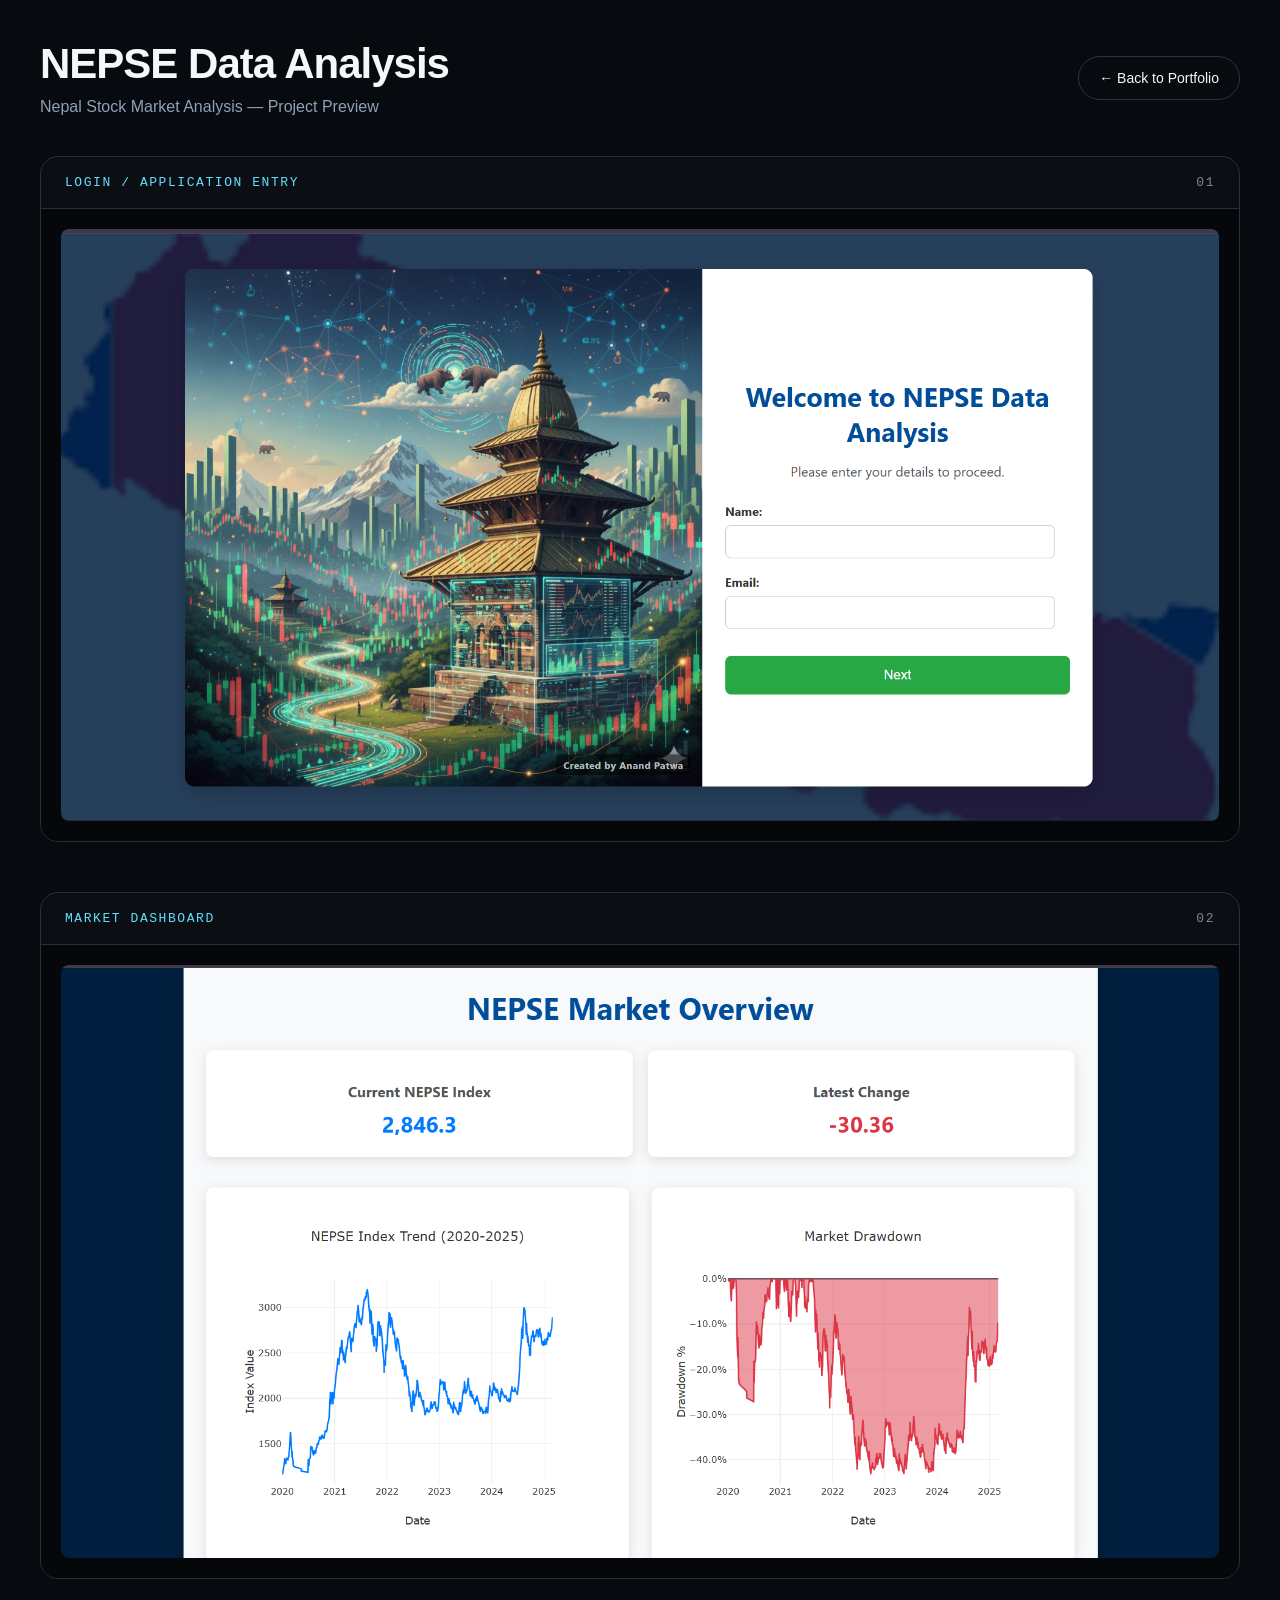
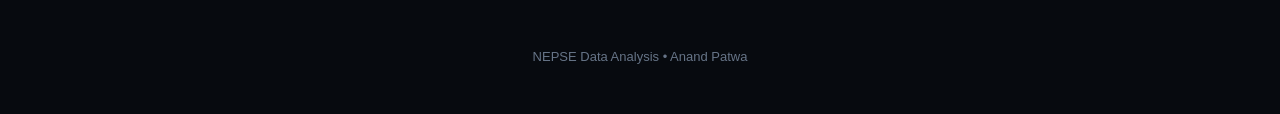
<file: nepse-preview.html>
<!DOCTYPE html>
<html lang="en">

<head>
    <meta charset="UTF-8">

    <meta name="viewport" content="width=device-width, initial-scale=1.0">

    <title>NEPSE Data Analysis | Anand Patwa</title>

    <style>

        * {
            box-sizing: border-box;
        }

        html {
            scroll-behavior: smooth;
        }

        body {
            margin: 0;
            padding: 40px;
            background: #070a0f;
            color: #f5f7fa;
            font-family: Arial, Helvetica, sans-serif;
        }

        .preview-container {
            width: 100%;
            max-width: 1400px;
            margin: 0 auto;
        }

        /* HEADER */

        .preview-header {
            display: flex;
            justify-content: space-between;
            align-items: center;
            gap: 30px;
            margin-bottom: 40px;
        }

        .preview-heading h1 {
            margin: 0;
            font-size: 42px;
            font-weight: 700;
            letter-spacing: -1px;
        }

        .preview-heading p {
            margin: 10px 0 0;
            color: #91a0b5;
            font-size: 16px;
        }

        .back-link {
            display: inline-block;
            padding: 13px 20px;
            border: 1px solid #2b3440;
            border-radius: 30px;
            color: #f5f7fa;
            text-decoration: none;
            font-size: 14px;
            transition: 0.3s ease;
        }

        .back-link:hover {
            border-color: #62defc;
            color: #62defc;
            transform: translateY(-2px);
        }

        /* SCREENSHOT CARD */

        .preview-card {
            margin-bottom: 50px;
            border: 1px solid #26313c;
            border-radius: 18px;
            overflow: hidden;
            background: #0b0f14;
        }

        .preview-title {
            display: flex;
            justify-content: space-between;
            align-items: center;
            padding: 18px 24px;
            border-bottom: 1px solid #26313c;
            color: #62defc;
            font-family: monospace;
            font-size: 13px;
            letter-spacing: 0.12em;
            text-transform: uppercase;
        }

        .preview-number {
            color: #77879a;
        }

        /* IMAGE */

        .preview-image-wrapper {
            width: 100%;
            background: #05070a;
            padding: 20px;
        }

        .preview-image-wrapper img {
            display: block;
            width: 100%;
            height: auto;
            max-width: 100%;
            border-radius: 8px;
        }

        /* FOOTER */

        .preview-footer {
            padding: 20px 0 10px;
            text-align: center;
            color: #667487;
            font-size: 13px;
        }

        /* MOBILE */

        @media (max-width: 700px) {

            body {
                padding: 20px;
            }

            .preview-header {
                flex-direction: column;
                align-items: flex-start;
            }

            .preview-heading h1 {
                font-size: 30px;
            }

            .preview-image-wrapper {
                padding: 10px;
            }

        }

    </style>

</head>


<body>

    <main class="preview-container">


        <!-- HEADER -->

        <header class="preview-header">

            <div class="preview-heading">

                <h1>NEPSE Data Analysis</h1>

                <p>
                    Nepal Stock Market Analysis — Project Preview
                </p>

            </div>


            <a
                href="index.html#projects"
                class="back-link"
            >
                ← Back to Portfolio
            </a>

        </header>



        <!-- LOGIN SCREENSHOT -->

        <section class="preview-card">

            <div class="preview-title">

                <span>
                    Login / Application Entry
                </span>

                <span class="preview-number">
                    01
                </span>

            </div>


            <div class="preview-image-wrapper">

                <img
                    src="assets/projects/NEPSE/nepse-login.png"
                    alt="NEPSE Data Analysis Login Screen"
                >

            </div>

        </section>



        <!-- DASHBOARD SCREENSHOT -->

        <section class="preview-card">

            <div class="preview-title">

                <span>
                    Market Dashboard
                </span>

                <span class="preview-number">
                    02
                </span>

            </div>


            <div class="preview-image-wrapper">

                <img
                    src="assets/projects/NEPSE/nepse-dashboard.png"
                    alt="NEPSE Market Analysis Dashboard"
                >

            </div>

        </section>



        <div class="preview-footer">

            NEPSE Data Analysis • Anand Patwa

        </div>


    </main>

</body>

</html>
</file>
<file: style.css>
/* =========================================================
   GLOBAL RESET
========================================================= */

* {
    margin: 0;
    padding: 0;
    box-sizing: border-box;
}

html {
    scroll-behavior: smooth;
}

section[id] {
    scroll-margin-top: 80px;
}

body {
    background: #070a0f;
    color: #f2f5f8;
    font-family: "Inter", sans-serif;
    overflow-x: hidden;
}

body.modal-open {
    overflow: hidden;
}

a {
    color: inherit;
    text-decoration: none;
}

button {
    font-family: inherit;
}

img {
    max-width: 100%;
    display: block;
}


/* =========================================================
   VARIABLES
========================================================= */

:root {
    --bg: #070a0f;
    --bg-soft: #0b1016;
    --card: #0c1118;
    --card-light: #111820;

    --text: #f2f5f8;
    --muted: #8f9bad;
    --muted-light: #aab5c7;

    --cyan: #55dcff;
    --cyan-dark: #18bde8;

    --border: rgba(255, 255, 255, 0.11);
    --border-bright: rgba(85, 220, 255, 0.35);

    --mono: "DM Mono", monospace;
}


/* =========================================================
   COMMON
========================================================= */

.section {
    position: relative;
    padding: 140px 0;
    overflow: hidden;
}

.section-container {
    width: min(1280px, calc(100% - 120px));
    margin: 0 auto;
}

.section-label,
.mono-label,
.small-heading,
.project-meta,
.project-tags,
.research-type,
.timeline-type,
.hero-label {
    font-family: var(--mono);
}

.section-label {
    color: var(--cyan);
    font-size: 12px;
    letter-spacing: 0.18em;
    font-weight: 500;
    margin-bottom: 70px;
}

.small-heading {
    color: var(--cyan);
    font-size: 12px;
    letter-spacing: 0.15em;
    text-transform: uppercase;
    margin-bottom: 25px;
}

.section-introduction {
    display: grid;
    grid-template-columns: 1fr 0.75fr;
    gap: 100px;
    align-items: end;
    margin-bottom: 75px;
}

.section-introduction h2,
.section-heading h2 {
    font-size: clamp(50px, 6vw, 92px);
    line-height: 0.95;
    letter-spacing: -0.055em;
    font-weight: 700;
}

.section-introduction h2 em,
.section-heading h2 em {
    color: #8490a5;
    font-style: normal;
}

.section-introduction > p {
    color: var(--muted-light);
    font-size: 17px;
    line-height: 1.7;
    max-width: 550px;
    padding-bottom: 5px;
}


/* =========================================================
   HEADER
========================================================= */

.site-header {
    position: fixed;
    top: 0;
    left: 0;
    width: 100%;
    height: 78px;
    z-index: 1000;

    background: rgba(7, 10, 15, 0.78);
    backdrop-filter: blur(18px);
    -webkit-backdrop-filter: blur(18px);

    border-bottom: 1px solid rgba(255, 255, 255, 0.06);

    transition:
        background 0.3s ease,
        border-color 0.3s ease;
}

.site-header.scrolled {
    background: rgba(7, 10, 15, 0.94);
    border-bottom-color: rgba(255, 255, 255, 0.1);
}

.nav-container {
    width: min(1400px, calc(100% - 100px));
    height: 100%;
    margin: auto;

    display: flex;
    align-items: center;
    justify-content: space-between;
}

.logo {
    font-size: 27px;
    font-weight: 800;
    letter-spacing: -0.08em;
}

.logo span {
    color: var(--cyan);
}

.desktop-navigation {
    display: flex;
    align-items: center;
    gap: 38px;
}

.desktop-navigation a {
    color: #9ca7b8;
    font-size: 14px;
    transition: color 0.25s ease;
}

.desktop-navigation a:hover {
    color: white;
}

.nav-contact {
    border: 1px solid var(--border);
    border-radius: 40px;
    padding: 13px 21px;

    font-size: 14px;
    font-weight: 500;

    transition:
        background 0.25s ease,
        border-color 0.25s ease;
}

.nav-contact span {
    margin-left: 7px;
}

.nav-contact:hover {
    background: rgba(255, 255, 255, 0.06);
    border-color: rgba(255, 255, 255, 0.25);
}

.menu-button {
    display: none;
    background: none;
    border: 0;
    width: 38px;
    height: 38px;
    cursor: pointer;
}

.menu-button span {
    display: block;
    width: 24px;
    height: 1px;
    background: white;
    margin: 6px auto;
}

.mobile-navigation {
    display: none;
}


/* =========================================================
   HERO
========================================================= */

.hero {
    min-height: 100vh;
    position: relative;

    display: grid;
    grid-template-columns: 1.08fr 0.92fr;
    align-items: center;

    padding: 145px 7vw 90px;

    overflow: hidden;
}

.hero-grid {
    position: absolute;
    inset: 0;

    background-image:
        linear-gradient(
            rgba(255, 255, 255, 0.025) 1px,
            transparent 1px
        ),
        linear-gradient(
            90deg,
            rgba(255, 255, 255, 0.025) 1px,
            transparent 1px
        );

    background-size: 70px 70px;

    mask-image: linear-gradient(
        to bottom,
        black,
        transparent 80%
    );

    pointer-events: none;
}

.hero-glow {
    position: absolute;
    border-radius: 50%;
    filter: blur(100px);
    pointer-events: none;
}

.hero-glow-one {
    width: 500px;
    height: 500px;

    right: -150px;
    top: 15%;

    background: rgba(38, 150, 180, 0.09);
}

.hero-glow-two {
    width: 400px;
    height: 400px;

    left: -150px;
    bottom: -100px;

    background: rgba(30, 70, 160, 0.08);
}

.hero-content {
    position: relative;
    z-index: 2;
}

.hero-label {
    display: flex;
    align-items: center;
    gap: 12px;

    color: #b6c1d2;

    font-size: 12px;
    letter-spacing: 0.17em;

    margin-bottom: 45px;
}

.status-dot {
    width: 8px;
    height: 8px;

    display: inline-block;

    background: var(--cyan);
    border-radius: 50%;

    box-shadow: 0 0 14px rgba(85, 220, 255, 0.8);
}

.hero h1 {
    max-width: 900px;

    font-size: clamp(68px, 7.2vw, 128px);
    line-height: 0.87;

    letter-spacing: -0.07em;
    font-weight: 800;

    margin-bottom: 48px;
}

.hero h1 span {
    color: var(--cyan);
}

.hero h2 {
    max-width: 800px;

    color: #d3dae5;

    font-size: clamp(22px, 2vw, 31px);
    line-height: 1.25;

    font-weight: 500;

    margin-bottom: 25px;
}

.hero-description {
    max-width: 680px;

    color: var(--muted);
    font-size: 17px;
    line-height: 1.7;

    margin-bottom: 35px;
}

.hero-buttons {
    display: flex;
    gap: 14px;
    flex-wrap: wrap;
}

.primary-button,
.secondary-button {
    display: inline-flex;
    align-items: center;
    justify-content: center;

    min-height: 53px;
    padding: 0 23px;

    border-radius: 40px;

    font-size: 14px;
    font-weight: 600;

    transition:
        transform 0.25s ease,
        background 0.25s ease,
        border-color 0.25s ease;
}

.primary-button {
    color: #061017;
    background: var(--cyan);
}

.primary-button:hover {
    transform: translateY(-2px);
    background: #8ae9ff;
}

.primary-button span,
.secondary-button span {
    margin-left: 8px;
}

.secondary-button {
    border: 1px solid var(--border);
    color: white;
}

.secondary-button:hover {
    transform: translateY(-2px);
    border-color: rgba(255, 255, 255, 0.3);
    background: rgba(255, 255, 255, 0.04);
}

.hero-information {
    margin-top: 60px;

    display: flex;
    align-items: center;
    gap: 15px;

    color: #768295;

    font-family: var(--mono);
    font-size: 11px;
    letter-spacing: 0.08em;
}

.information-line {
    width: 45px;
    height: 1px;
    background: rgba(255, 255, 255, 0.15);
}


/* =========================================================
   HERO PHOTO
========================================================= */

.hero-photo-container {
    position: relative;
    z-index: 2;

    display: flex;
    justify-content: flex-end;
}

/*
   UPDATED:
   Smaller frame matching the previous design.
*/

.photo-frame {
    position: relative;

    width: min(490px, 100%);
    aspect-ratio: 0.78;

    border: 1px solid rgba(85, 220, 255, 0.23);

    background: #080d12;

    overflow: hidden;
    isolation: isolate;

    cursor: pointer;
}

/*
   UPDATED:
   Hover animation restored.
*/

.profile-photo {
    width: 100%;
    height: 100%;

    object-fit: cover;
    object-position: center top;

    opacity: 0.93;

    transform: scale(1);

    transition:
        transform 0.65s cubic-bezier(0.2, 0.65, 0.3, 1),
        opacity 0.45s ease;

    will-change: transform;
}

.photo-frame:hover .profile-photo {
    transform: scale(1.07);
    opacity: 1;
}

.photo-gradient {
    position: absolute;
    inset: 0;

    z-index: 1;

    background:
        linear-gradient(
            to top,
            rgba(4, 8, 12, 0.85),
            transparent 38%
        );

    pointer-events: none;
}

.photo-header {
    position: absolute;
    top: 20px;
    left: 22px;
    right: 22px;

    z-index: 3;

    display: flex;
    justify-content: space-between;

    color: white;

    font-family: var(--mono);
    font-size: 10px;
    letter-spacing: 0.12em;
}

.photo-status {
    position: absolute;

    bottom: 25px;
    left: 25px;

    z-index: 3;

    display: flex;
    align-items: center;
    gap: 10px;

    padding: 11px 15px;

    background: rgba(7, 10, 15, 0.78);
    border: 1px solid rgba(255, 255, 255, 0.12);

    font-family: var(--mono);
    font-size: 10px;
    letter-spacing: 0.05em;
}

.photo-corner {
    position: absolute;
    width: 28px;
    height: 28px;
    z-index: 4;
}

.photo-corner.top-right {
    top: 14px;
    right: 14px;

    border-top: 1px solid white;
    border-right: 1px solid white;
}

.photo-corner.bottom-right {
    bottom: 14px;
    right: 14px;

    border-bottom: 1px solid white;
    border-right: 1px solid white;
}

.scroll-indicator {
    position: absolute;

    left: 7vw;
    bottom: 25px;

    display: flex;
    align-items: center;
    gap: 13px;

    color: #647083;

    font-family: var(--mono);
    font-size: 10px;
    letter-spacing: 0.12em;
}

.scroll-arrow {
    color: var(--cyan);
    font-size: 16px;
}


/* =========================================================
   ABOUT
========================================================= */

.about-section {
    background: #080b10;
}

.about-layout {
    display: grid;
    grid-template-columns: 0.85fr 1fr;
    gap: 120px;
}

.about-content {
    max-width: 700px;
}

.about-content p {
    color: var(--muted-light);

    font-size: 17px;
    line-height: 1.8;

    margin-bottom: 22px;
}

.about-content .about-lead {
    color: #dce3ec;
    font-size: 22px;
    line-height: 1.6;
}

.about-content strong {
    color: white;
}

.about-statistics {
    display: grid;
    grid-template-columns: repeat(3, 1fr);

    gap: 20px;

    margin-top: 55px;
    padding-top: 30px;

    border-top: 1px solid var(--border);
}

.stat {
    display: flex;
    flex-direction: column;
    gap: 8px;
}

.stat strong {
    font-size: 28px;
}

.stat span {
    color: #697587;

    font-family: var(--mono);
    font-size: 9px;
    letter-spacing: 0.1em;
}


/* =========================================================
   EXPERTISE
========================================================= */

.expertise-grid {
    display: grid;
    grid-template-columns: repeat(3, 1fr);
    gap: 18px;
}

.expertise-card {
    position: relative;

    min-height: 470px;

    padding: 38px;

    background:
        linear-gradient(
            145deg,
            #0d141c,
            #090d13
        );

    border: 1px solid var(--border);

    transition:
        transform 0.3s ease,
        border-color 0.3s ease;
}

.expertise-card:hover {
    transform: translateY(-5px);
    border-color: rgba(85, 220, 255, 0.3);
}

.card-number {
    position: absolute;

    top: 28px;
    right: 30px;

    color: #5d6878;

    font-family: var(--mono);
    font-size: 11px;
}

.card-icon {
    width: 52px;
    height: 52px;

    display: flex;
    align-items: center;
    justify-content: center;

    border: 1px solid rgba(85, 220, 255, 0.25);

    color: var(--cyan);

    font-size: 24px;

    margin-bottom: 60px;
}

.expertise-card h3 {
    font-size: 30px;
    letter-spacing: -0.04em;

    margin-bottom: 20px;
}

.expertise-card > p {
    color: var(--muted);
    line-height: 1.7;

    min-height: 85px;
}

.skills {
    display: flex;
    flex-wrap: wrap;
    gap: 8px;

    margin-top: 35px;
}

.skills span,
.project-tags span {
    display: inline-flex;

    padding: 8px 11px;

    border: 1px solid rgba(255, 255, 255, 0.1);
    border-radius: 30px;

    color: #8995a8;

    font-family: var(--mono);
    font-size: 9px;
}

.learning-bar {
    margin-top: 18px;

    padding: 25px 30px;

    border: 1px solid rgba(85, 220, 255, 0.18);

    background: rgba(85, 220, 255, 0.025);

    display: flex;
    justify-content: space-between;
    align-items: center;
}

.learning-bar div {
    display: flex;
    align-items: center;
    gap: 25px;
}

.mono-label {
    color: var(--cyan);

    font-size: 10px;
    letter-spacing: 0.13em;
}

.learning-bar strong {
    color: #c4ccd7;
    font-size: 14px;
    font-weight: 500;
}

.learning-dot {
    width: 8px;
    height: 8px;

    background: var(--cyan);
    border-radius: 50%;
}


/* =========================================================
   PROJECTS
========================================================= */

.projects-section {
    background: #070a0f;
}

.project-filters {
    display: flex;
    gap: 40px;

    margin-bottom: 45px;
}

.filter {
    background: none;
    border: 0;

    color: #8290a4;

    font-size: 14px;

    cursor: pointer;

    padding: 14px 0;

    transition: color 0.25s ease;
}

.filter:hover {
    color: white;
}

.filter.active {
    color: #061017;

    background: var(--cyan);

    padding: 14px 22px;

    border-radius: 40px;
}

.projects-grid {
    display: grid;
    grid-template-columns: repeat(2, 1fr);
    gap: 18px;
}

.project-card {
    background: #0b1017;

    border: 1px solid rgba(255, 255, 255, 0.09);

    overflow: hidden;

    transition:
        transform 0.3s ease,
        border-color 0.3s ease;
}

.project-card:hover {
    transform: translateY(-4px);
    border-color: rgba(85, 220, 255, 0.25);
}

.project-card.hidden {
    display: none;
}


/* =========================================================
   PROJECT VISUAL
========================================================= */

.project-visual {
    position: relative;

    height: 390px;

    overflow: hidden;

    background:
        radial-gradient(
            circle at 25% 20%,
            rgba(40, 120, 150, 0.2),
            transparent 40%
        ),
        linear-gradient(
            135deg,
            #111b20,
            #080d12
        );
}

.project-visual::before {
    content: "";

    position: absolute;
    inset: 0;

    background-image:
        linear-gradient(
            rgba(255,255,255,0.025) 1px,
            transparent 1px
        ),
        linear-gradient(
            90deg,
            rgba(255,255,255,0.025) 1px,
            transparent 1px
        );

    background-size: 45px 45px;

    pointer-events: none;
}

.project-visual-powerbi {
    background:
        radial-gradient(
            circle at 70% 20%,
            rgba(190, 130, 35, 0.15),
            transparent 40%
        ),
        linear-gradient(
            135deg,
            #121815,
            #0b0e0c
        );
}

.project-visual-netflix {
    background:
        radial-gradient(
            circle at 65% 30%,
            rgba(100, 20, 20, 0.16),
            transparent 45%
        ),
        #0d0d10;
}

.project-visual-ai {
    background:
        radial-gradient(
            circle at 50% 35%,
            rgba(85, 220, 255, 0.16),
            transparent 45%
        ),
        #0a1118;
}

.project-visual-code {
    background:
        radial-gradient(
            circle at 65% 30%,
            rgba(120, 80, 180, 0.12),
            transparent 45%
        ),
        #0b0d13;
}

.project-screenshot {
    position: absolute;
    inset: 0;

    width: 100%;
    height: 100%;

    object-fit: cover;

    transition:
        transform 0.6s ease,
        opacity 0.4s ease;
}

.project-card:hover .project-screenshot {
    transform: scale(1.035);
}

.project-image-overlay {
    position: absolute;
    inset: 0;

    background:
        linear-gradient(
            to bottom,
            rgba(5, 8, 12, 0.05),
            rgba(5, 8, 12, 0.45)
        );

    pointer-events: none;
}

.project-visual-overlay {
    position: absolute;

    top: 22px;
    left: 25px;
    right: 25px;

    display: flex;
    justify-content: space-between;

    z-index: 3;
}

.project-visual-overlay span:first-child {
    border: 1px solid rgba(255,255,255,0.15);

    background: rgba(5,8,12,0.55);

    padding: 9px 13px;

    border-radius: 30px;

    color: #929cac;

    font-family: var(--mono);
    font-size: 9px;
    letter-spacing: 0.08em;
}

.project-visual-overlay span:last-child {
    color: #8490a2;

    font-family: var(--mono);
    font-size: 10px;
}

.project-preview-label {
    position: absolute;

    bottom: 25px;
    left: 25px;

    z-index: 4;

    display: flex;
    align-items: center;
    gap: 10px;

    padding: 11px 16px;

    background: rgba(7, 10, 15, 0.82);

    border: 1px solid rgba(255,255,255,0.12);

    border-radius: 30px;

    color: #dce2eb;

    font-family: var(--mono);
    font-size: 9px;
    letter-spacing: 0.08em;
}

.project-zoom {
    position: absolute;

    right: 25px;
    bottom: 25px;

    z-index: 5;

    border: 0;

    background: rgba(7, 10, 15, 0.85);

    color: white;

    border-radius: 30px;

    padding: 12px 18px;

    font-family: var(--mono);
    font-size: 10px;

    cursor: pointer;

    transition:
        background 0.25s ease,
        transform 0.25s ease;
}

.project-zoom:hover {
    background: var(--cyan);
    color: #061017;

    transform: translateY(-2px);
}


/* =========================================================
   PROJECT VISUAL TEXT
========================================================= */

.project-visual-content {
    position: absolute;

    left: 35px;
    bottom: 35px;

    z-index: 2;

    display: flex;
    flex-direction: column;
}

.visual-number {
    color: var(--cyan);

    font-family: var(--mono);
    font-size: 12px;

    margin-bottom: 28px;
}

.visual-title {
    color: #f2f5f8;

    font-size: 85px;
    line-height: 0.85;

    font-weight: 800;

    letter-spacing: -0.07em;
}

.visual-subtitle {
    color: #8993a2;

    font-family: var(--mono);
    font-size: 10px;

    letter-spacing: 0.16em;

    margin-top: 20px;
}


/* =========================================================
   PROJECT CONTENT
========================================================= */

.project-content {
    padding: 38px 35px 35px;
}

.project-meta {
    display: flex;
    justify-content: space-between;

    color: #69768a;

    font-size: 9px;
    letter-spacing: 0.12em;

    margin-bottom: 28px;
}

.project-content h3 {
    font-size: 36px;
    line-height: 1.05;

    letter-spacing: -0.045em;

    margin-bottom: 25px;
}

.project-content h3 em {
    color: var(--cyan);
    font-style: normal;
}

.project-content > p {
    color: #9aa6b8;

    font-size: 15px;
    line-height: 1.75;

    margin-bottom: 25px;
}

.project-tags {
    display: flex;
    flex-wrap: wrap;
    gap: 8px;
}

.project-actions {
    display: flex;
    align-items: center;
    gap: 20px;

    margin-top: 30px;
    padding-top: 24px;

    border-top: 1px solid rgba(255,255,255,0.1);
}

.project-actions a,
.project-details-button {
    color: var(--cyan);

    background: none;
    border: 0;

    font-family: var(--mono);
    font-size: 10px;

    cursor: pointer;

    transition: color 0.2s ease;
}

.project-actions a:hover,
.project-details-button:hover {
    color: white;
}

.projects-footer {
    display: flex;
    justify-content: space-between;
    align-items: center;

    margin-top: 35px;
    padding-top: 25px;

    border-top: 1px solid var(--border);
}

.projects-footer p {
    color: #707d90;
    font-size: 14px;
}

.projects-footer a {
    color: var(--cyan);

    font-family: var(--mono);
    font-size: 10px;
}


/* =========================================================
   PROJECT MODAL
========================================================= */

.project-modal {
    position: fixed;
    inset: 0;

    z-index: 2000;

    display: flex;
    align-items: center;
    justify-content: center;

    padding: 30px;

    opacity: 0;
    visibility: hidden;

    transition:
        opacity 0.3s ease,
        visibility 0.3s ease;
}

.project-modal.active {
    opacity: 1;
    visibility: visible;
}

.project-modal-backdrop {
    position: absolute;
    inset: 0;

    background: rgba(0, 0, 0, 0.86);

    backdrop-filter: blur(10px);
}

.project-modal-content {
    position: relative;
    z-index: 2;

    width: min(1100px, 100%);
    max-height: 92vh;

    overflow-y: auto;

    padding: 40px;

    background: #0b1017;

    border: 1px solid rgba(85, 220, 255, 0.22);

    box-shadow:
        0 30px 100px rgba(0,0,0,0.7);

    transform: translateY(20px) scale(0.98);

    transition: transform 0.3s ease;
}

.project-modal.active .project-modal-content {
    transform: translateY(0) scale(1);
}

.project-modal-close {
    position: absolute;

    top: 18px;
    right: 22px;

    width: 42px;
    height: 42px;

    border: 1px solid rgba(255,255,255,0.13);
    border-radius: 50%;

    background: rgba(255,255,255,0.03);

    color: white;

    font-size: 27px;
    line-height: 1;

    cursor: pointer;

    transition:
        background 0.25s ease,
        border-color 0.25s ease;
}

.project-modal-close:hover {
    background: rgba(255,255,255,0.1);
    border-color: rgba(255,255,255,0.3);
}

.project-modal-header {
    display: flex;
    justify-content: space-between;
    align-items: center;

    padding-right: 55px;

    margin-bottom: 22px;

    color: #728096;

    font-family: var(--mono);
    font-size: 10px;
    letter-spacing: 0.1em;
}

.project-modal-content h2 {
    max-width: 800px;

    font-size: clamp(30px, 4vw, 55px);
    line-height: 1;

    letter-spacing: -0.05em;

    margin-bottom: 18px;
}

.project-modal-content > p {
    max-width: 760px;

    color: #929eb0;

    font-size: 15px;
    line-height: 1.7;

    margin-bottom: 30px;
}


/* =========================================================
   MODAL GALLERY
========================================================= */

.project-modal-gallery {
    display: grid;
    grid-template-columns: repeat(2, 1fr);

    gap: 16px;

    margin-top: 25px;
}

.modal-image-card {
    background: #070a0f;

    border: 1px solid rgba(255,255,255,0.1);

    overflow: hidden;
}

.modal-image-card > span {
    display: block;

    padding: 13px 16px;

    color: #7d899a;

    font-family: var(--mono);
    font-size: 9px;
    letter-spacing: 0.1em;

    border-bottom: 1px solid rgba(255,255,255,0.08);
}

.modal-image-card img {
    width: 100%;
    height: 330px;

    object-fit: contain;

    background: #05070a;
}

.project-modal-footer {
    display: flex;
    justify-content: space-between;
    align-items: center;

    gap: 20px;

    margin-top: 25px;
    padding-top: 25px;

    border-top: 1px solid rgba(255,255,255,0.1);
}


/* =========================================================
   RESEARCH
========================================================= */

.research-section {
    background: #080b10;
}

.research-list {
    border-top: 1px solid var(--border);
}

.research-item {
    display: grid;
    grid-template-columns: 140px 1fr;

    gap: 45px;

    padding: 45px 0;

    border-bottom: 1px solid var(--border);
}

.research-year {
    color: #778397;

    font-family: var(--mono);
    font-size: 11px;
}

.research-type {
    color: var(--cyan);

    font-size: 9px;
    letter-spacing: 0.12em;
}

.research-item h3 {
    max-width: 850px;

    font-size: 29px;
    line-height: 1.2;

    letter-spacing: -0.03em;

    margin: 13px 0 15px;
}

.research-item p {
    max-width: 700px;

    color: #8d99aa;

    font-size: 14px;
    line-height: 1.7;

    margin-bottom: 18px;
}

.research-item a,
.research-note {
    color: var(--cyan);

    font-family: var(--mono);
    font-size: 10px;
}

.research-note {
    color: #7d899b;
}


/* =========================================================
   JOURNEY
========================================================= */

.journey-layout {
    display: grid;
    grid-template-columns: 0.8fr 1.2fr;

    gap: 120px;
}

.timeline {
    border-left: 1px solid rgba(255,255,255,0.13);
}

.timeline-item {
    position: relative;

    display: grid;
    grid-template-columns: 110px 1fr;

    gap: 35px;

    padding: 0 0 65px 40px;
}

.timeline-item:last-child {
    padding-bottom: 0;
}

.timeline-date {
    color: #687589;

    font-family: var(--mono);
    font-size: 14px;
}

.timeline-dot {
    position: absolute;

    left: -5px;
    top: 2px;

    width: 9px;
    height: 9px;

    background: var(--cyan);

    border-radius: 50%;

    box-shadow: 0 0 12px rgba(85,220,255,0.5);
}

.timeline-type {
    color: var(--cyan);

    font-size: 9px;
    letter-spacing: 0.12em;
}

.timeline-item h3 {
    font-size: 25px;
    line-height: 1.2;

    margin: 12px 0 8px;
}

.timeline-company {
    color: #c1cbd8 !important;
}

.timeline-item p {
    color: #7f8b9d;

    font-size: 14px;
    line-height: 1.7;

    margin-top: 8px;
}

.timeline-item strong {
    color: white;
}


/* =========================================================
   CONTACT
========================================================= */

.contact-section {
    padding-bottom: 90px;
}

.contact-box {
    display: grid;
    grid-template-columns: minmax(0, 1fr) 360px;
    gap: 70px;
    align-items: center;

    padding: 70px;

    border: 1px solid rgba(85,220,255,0.2);

    background:
        radial-gradient(
            circle at 90% 20%,
            rgba(85,220,255,0.08),
            transparent 35%
        ),
        #0a1017;
}

.contact-information {
    max-width: 850px;
}

.contact-information h2 {
    font-size: clamp(55px, 7vw, 100px);

    line-height: 0.92;

    letter-spacing: -0.06em;

    margin: 30px 0;
}

.contact-information h2 em {
    color: #7f8a9c;
    font-style: normal;
}

.contact-information p {
    max-width: 650px;

    color: #929eaf;

    font-size: 16px;
    line-height: 1.7;

    margin-bottom: 25px;
}

.email {
    color: var(--cyan);

    font-family: var(--mono);
    font-size: 11px;

    border-bottom: 1px solid rgba(85,220,255,0.3);

    padding-bottom: 5px;
}


/* =========================================================
   CONTACT FORM
========================================================= */

.contact-form {
    display: flex;
    flex-direction: column;
    gap: 18px;

    width: 100%;
    padding: 28px;

    background: rgba(255, 255, 255, 0.025);
    border: 1px solid rgba(255, 255, 255, 0.1);
}

.contact-form-header {
    margin-bottom: 5px;
}

.contact-form-field {
    display: flex;
    flex-direction: column;
    gap: 8px;
}

.contact-form-field label {
    color: #8f9bad;

    font-family: var(--mono);
    font-size: 10px;
    letter-spacing: 0.08em;
    text-transform: uppercase;
}

.contact-form-field input,
.contact-form-field textarea {
    width: 100%;

    padding: 12px 13px;

    background: rgba(7, 10, 15, 0.7);

    border: 1px solid rgba(255, 255, 255, 0.1);

    color: #f2f5f8;

    font-family: inherit;
    font-size: 13px;

    outline: none;

    transition:
        border-color 0.25s ease,
        background 0.25s ease;
}

.contact-form-field textarea {
    resize: vertical;
    min-height: 100px;
}

.contact-form-field input::placeholder,
.contact-form-field textarea::placeholder {
    color: #596576;
}

.contact-form-field input:focus,
.contact-form-field textarea:focus {
    border-color: rgba(85, 220, 255, 0.45);
    background: rgba(7, 10, 15, 0.9);
}

.contact-submit {
    width: 100%;

    margin-top: 5px;
    padding: 13px 18px;

    border: 1px solid rgba(85, 220, 255, 0.3);
    border-radius: 30px;

    background: var(--cyan);
    color: #061017;

    font-family: var(--mono);
    font-size: 10px;
    letter-spacing: 0.05em;
    font-weight: 600;

    cursor: pointer;

    transition:
        transform 0.25s ease,
        background 0.25s ease;
}

.contact-submit:hover {
    background: #8ae9ff;
    transform: translateY(-2px);
}


/* =========================================================
   SOCIAL LINKS
========================================================= */

.social-links {
    display: flex;
    justify-content: center;
    align-items: center;

    gap: 12px;

    margin-top: 25px;
}

.social-links a {
    display: inline-flex;
    align-items: center;
    gap: 9px;

    padding: 12px 17px;

    border: 1px solid rgba(255,255,255,0.1);

    border-radius: 30px;

    color: #8d99aa;

    font-size: 12px;

    transition:
        color 0.25s ease,
        border-color 0.25s ease,
        background 0.25s ease,
        transform 0.25s ease;
}

.social-links a:hover {
    color: white;

    border-color: rgba(85,220,255,0.35);

    background: rgba(85,220,255,0.04);

    transform: translateY(-2px);
}

.social-links svg {
    width: 17px;
    height: 17px;

    fill: currentColor;
}


/* =========================================================
   FOOTER
========================================================= */

.footer {
    padding: 32px 20px 38px;

    border-top: 1px solid rgba(255, 255, 255, 0.07);

    background: #070a0f;

    text-align: center;
}

.footer-container {
    width: min(1280px, 100%);
    margin: auto;

    display: flex;
    justify-content: center;
    align-items: center;

    color: #697587;

    font-family: var(--mono);
    font-size: 10px;

    letter-spacing: 0.06em;

    line-height: 1.7;
}

.footer-container strong {
    color: #dce3ec;
    font-weight: 500;
}

/* =========================================================
   RESPONSIVE — TABLET
========================================================= */

@media (max-width: 1100px) {

    .section-container {
        width: min(100% - 70px, 1000px);
    }

    .nav-container {
        width: calc(100% - 60px);
    }

    .desktop-navigation {
        gap: 22px;
    }

    .hero {
        grid-template-columns: 1fr 0.75fr;

        padding-left: 5vw;
        padding-right: 5vw;
    }

    .hero h1 {
        font-size: clamp(60px, 7vw, 95px);
    }

    .about-layout,
    .journey-layout {
        gap: 60px;
    }

    .section-introduction {
        gap: 50px;
    }

    .expertise-grid {
        grid-template-columns: 1fr;
    }

    .expertise-card {
        min-height: auto;
    }

    .projects-grid {
        grid-template-columns: 1fr;
    }

    /*
       Keep the profile frame smaller on tablet.
    */

    .photo-frame {
        width: min(450px, 100%);
    }
}


/* =========================================================
   RESPONSIVE — MOBILE
========================================================= */

@media (max-width: 760px) {

    .section {
        padding: 95px 0;
    }

    .section-container {
        width: calc(100% - 40px);
    }

    .site-header {
        height: 68px;
    }

    .nav-container {
        width: calc(100% - 35px);
    }

    .desktop-navigation,
    .nav-contact {
        display: none;
    }

    .menu-button {
        display: block;
    }

    .mobile-navigation {
    position: absolute;

    top: 68px;
    left: 0;

    width: 100%;

    display: flex;
    flex-direction: column;

    padding: 20px;

    background: #070a0f;

    border-bottom: 1px solid var(--border);

    z-index: 1001;

    opacity: 0;
    visibility: hidden;

    transform: translateY(-10px);

    transition:
        opacity 0.25s ease,
        transform 0.25s ease,
        visibility 0.25s ease;
}

    .mobile-navigation.active {
        opacity: 1;
        visibility: visible;
        transform: translateY(0);
    }

    .mobile-navigation a {
        padding: 15px 5px;

        color: #a1acbc;

        border-bottom: 1px solid rgba(255,255,255,0.06);
    }


    /* HERO */

    .hero {
        min-height: auto;

        display: flex;
        flex-direction: column;

        padding:
            125px
            20px
            80px;
    }

    .hero-label {
        margin-bottom: 30px;
    }

    .hero h1 {
        font-size: clamp(54px, 15vw, 85px);
        line-height: 0.9;

        margin-bottom: 30px;
    }

    .hero h2 {
        font-size: 21px;
    }

    .hero-description {
        font-size: 15px;
    }

    .hero-photo-container {
        width: 100%;
        margin-top: 60px;

        justify-content: center;
    }

    /*
       Smaller mobile frame.
    */

    .photo-frame {
        width: min(430px, 100%);
        max-width: 430px;
        margin: auto;
    }

    .scroll-indicator {
        display: none;
    }


    /* SECTIONS */

    .section-label {
        margin-bottom: 45px;
    }

    .section-introduction {
        display: block;
        margin-bottom: 50px;
    }

    .section-introduction h2,
    .section-heading h2 {
        font-size: 54px;
        margin-bottom: 35px;
    }

    .section-introduction > p {
        font-size: 15px;
    }


    /* ABOUT */

    .about-layout {
        display: block;
    }

    .about-content {
        margin-top: 55px;
    }

    .about-content .about-lead {
        font-size: 19px;
    }

    .about-content p {
        font-size: 15px;
    }

    .about-statistics {
        grid-template-columns: 1fr;
        gap: 25px;
    }


    /* EXPERTISE */

    .expertise-grid {
        grid-template-columns: 1fr;
    }

    .expertise-card {
        padding: 28px;
    }

    .learning-bar {
        align-items: flex-start;
    }

    .learning-bar div {
        flex-direction: column;
        align-items: flex-start;
        gap: 12px;
    }


    /* PROJECTS */

    .project-filters {
        gap: 15px;
        flex-wrap: wrap;
    }

    .filter {
        font-size: 12px;
    }

    .filter.active {
        padding: 12px 17px;
    }

    .project-visual {
        height: 300px;
    }

    .visual-title {
        font-size: 60px;
    }

    .project-content {
        padding: 30px 24px;
    }

    .project-content h3 {
        font-size: 30px;
    }

    .project-actions {
        flex-direction: column;
        align-items: flex-start;
    }

    .projects-footer {
        flex-direction: column;
        align-items: flex-start;
        gap: 20px;
    }


    /* MODAL */

    .project-modal {
        padding: 12px;
    }

    .project-modal-content {
        padding: 25px 18px;
        max-height: 95vh;
    }

    .project-modal-gallery {
        grid-template-columns: 1fr;
    }

    .modal-image-card img {
        height: auto;
        max-height: 400px;
    }

    .project-modal-footer {
        flex-direction: column;
        align-items: flex-start;
    }


    /* RESEARCH */

    .research-item {
        grid-template-columns: 1fr;
        gap: 15px;
    }

    .research-item h3 {
        font-size: 23px;
    }


    /* JOURNEY */

    .journey-layout {
        display: block;
    }

    .timeline {
        margin-top: 60px;
    }

    .timeline-item {
        grid-template-columns: 1fr;
        gap: 15px;
        padding-left: 25px;
    }
        /* CONTACT */

    .contact-box {
    grid-template-columns: 1fr;
    gap: 45px;
    padding: 40px 25px;
}

    .contact-information h2 {
        font-size: 55px;
    }

    .social-links {
        flex-wrap: wrap;
    }

    .social-links a {
        padding: 11px 14px;
    }

    .footer-container {
    width: calc(100% - 40px);
    flex-direction: column;
    align-items: center;
    text-align: center;
}
}


/* =========================================================
   SMALL MOBILE
========================================================= */

@media (max-width: 430px) {

    .hero h1 {
        font-size: 51px;
    }

    .hero-buttons {
        flex-direction: column;
        align-items: stretch;
    }

    .primary-button,
    .secondary-button {
        width: 100%;
    }

    .section-introduction h2,
    .section-heading h2 {
        font-size: 47px;
    }

    .visual-title {
        font-size: 50px;
    }

    .project-visual-overlay {
        left: 15px;
        right: 15px;
    }

    .project-preview-label {
        left: 15px;
        bottom: 15px;
    }

    .project-zoom {
        right: 15px;
        bottom: 15px;
    }

    .contact-information h2 {
        font-size: 48px;
    }

    .social-links a {
        width: 100%;
        justify-content: center;
    }

    /*
       Keep image from becoming oversized on small phones.
    */

    .photo-frame {
        width: 100%;
        max-width: 380px;
    }
}


/* =========================================================
   ACCESSIBILITY
========================================================= */

button:focus-visible,
a:focus-visible {
    outline: 2px solid var(--cyan);
    outline-offset: 4px;
}


/* =========================================================
   SELECTION
========================================================= */

::selection {
    background: var(--cyan);
    color: #061017;
}


/* =========================================================
   SCROLLBAR
========================================================= */

::-webkit-scrollbar {
    width: 8px;
}

::-webkit-scrollbar-track {
    background: #070a0f;
}

::-webkit-scrollbar-thumb {
    background: #29313c;
    border-radius: 10px;
}

::-webkit-scrollbar-thumb:hover {
    background: #3d4857;
}
/* =========================================================
   ANAND'S PORTFOLIO AI ASSISTANT
========================================================= */

.ai-assistant {
    position: fixed;
    right: 28px;
    bottom: 28px;
    z-index: 9999;
    font-family: var(--mono);
}


/* =========================================================
   CHAT WINDOW
========================================================= */

.ai-chat-window {
    width: 370px;
    max-width: calc(100vw - 32px);

    background: #0b1017;

    border: 1px solid rgba(98, 222, 252, 0.25);
    border-radius: 18px;

    overflow: hidden;

    box-shadow:
        0 20px 60px rgba(0, 0, 0, 0.55),
        0 0 35px rgba(98, 222, 252, 0.08);

    transform-origin: bottom right;

    opacity: 0;
    visibility: hidden;
    transform: translateY(18px) scale(0.96);

    transition:
        opacity 0.3s ease,
        transform 0.3s ease,
        visibility 0.3s ease;
}


/* OPEN STATE */

.ai-assistant.ai-open .ai-chat-window {
    opacity: 1;
    visibility: visible;
    transform: translateY(0) scale(1);
}


/* =========================================================
   CHAT HEADER
========================================================= */

.ai-chat-header {
    display: flex;
    justify-content: space-between;
    align-items: center;

    padding: 16px 17px;

    border-bottom: 1px solid rgba(255, 255, 255, 0.07);

    background: #0d131b;
}


.ai-chat-title {
    display: flex;
    align-items: center;
    gap: 11px;
}


.ai-avatar {
    width: 38px;
    height: 38px;

    display: flex;
    align-items: center;
    justify-content: center;

    border-radius: 50%;

    border: 1px solid rgba(98, 222, 252, 0.35);

    color: #62defc;

    font-size: 18px;

    background: rgba(98, 222, 252, 0.06);

    box-shadow: 0 0 18px rgba(98, 222, 252, 0.12);
}


.ai-chat-title h3 {
    margin: 0;

    color: #f1f5f9;

    font-family: Arial, Helvetica, sans-serif;
    font-size: 14px;

    font-weight: 600;
}


.ai-chat-title span {
    display: block;

    margin-top: 3px;

    color: #697587;

    font-size: 9px;

    letter-spacing: 0.08em;
}


.ai-close {
    width: 34px;
    height: 34px;

    border: 0;
    border-radius: 50%;

    background: transparent;

    color: #77879a;

    font-size: 23px;

    cursor: pointer;

    transition:
        color 0.2s ease,
        background 0.2s ease;
}


.ai-close:hover {
    color: #f1f5f9;
    background: rgba(255, 255, 255, 0.06);
}


/* =========================================================
   CHAT BODY
========================================================= */

.ai-chat-body {
    padding: 18px;

    max-height: 390px;

    overflow-y: auto;

    scrollbar-width: thin;
    scrollbar-color: #26313c transparent;
}


.ai-message {
    display: flex;
    gap: 10px;

    margin-bottom: 18px;
}


.ai-message-avatar {
    flex: 0 0 29px;

    width: 29px;
    height: 29px;

    display: flex;
    align-items: center;
    justify-content: center;

    margin-top: 2px;

    border-radius: 50%;

    background: rgba(98, 222, 252, 0.07);

    border: 1px solid rgba(98, 222, 252, 0.2);

    color: #62defc;

    font-size: 13px;
}


.ai-message-content {
    padding: 11px 13px;

    border-radius: 4px 13px 13px 13px;

    background: #111821;

    border: 1px solid rgba(255, 255, 255, 0.055);

    color: #aeb9c8;

    font-family: Arial, Helvetica, sans-serif;

    font-size: 13px;

    line-height: 1.55;
}


.ai-message-content p {
    margin: 0 0 9px;
}


.ai-message-content p:last-child {
    margin-bottom: 0;
}


/* =========================================================
   USER MESSAGE
========================================================= */

.ai-message-user {
    justify-content: flex-end;
}


.ai-message-user .ai-message-content {
    border-radius: 13px 4px 13px 13px;

    background: rgba(98, 222, 252, 0.08);

    border-color: rgba(98, 222, 252, 0.14);

    color: #dbe8ef;
}


/* =========================================================
   QUICK QUESTIONS
========================================================= */

.ai-quick-questions {
    display: flex;

    flex-wrap: wrap;

    gap: 7px;

    margin-top: 4px;
}


.ai-quick-questions button {
    padding: 8px 10px;

    border: 1px solid rgba(98, 222, 252, 0.18);

    border-radius: 20px;

    background: rgba(98, 222, 252, 0.035);

    color: #9eafc0;

    font-family: var(--mono);

    font-size: 9px;

    letter-spacing: 0.02em;

    cursor: pointer;

    transition:
        border-color 0.2s ease,
        color 0.2s ease,
        background 0.2s ease,
        transform 0.2s ease;
}


.ai-quick-questions button:hover {
    border-color: rgba(98, 222, 252, 0.45);

    color: #62defc;

    background: rgba(98, 222, 252, 0.07);

    transform: translateY(-1px);
}


/* =========================================================
   INPUT
========================================================= */

.ai-chat-input-area {
    display: flex;
    align-items: center;

    gap: 8px;

    padding: 12px;

    border-top: 1px solid rgba(255, 255, 255, 0.07);
        background: #0d131b;
}


.ai-chat-input-area input {
    flex: 1;

    min-width: 0;

    height: 42px;

    padding: 0 13px;

    border: 1px solid rgba(255, 255, 255, 0.09);

    border-radius: 10px;

    outline: none;

    background: #080d13;

    color: #e8eef5;

    font-family: Arial, Helvetica, sans-serif;

    font-size: 13px;

    transition: border-color 0.2s ease;
}


.ai-chat-input-area input::placeholder {
    color: #596879;
}


.ai-chat-input-area input:focus {
    border-color: rgba(98, 222, 252, 0.35);
}


.ai-chat-input-area button {
    flex: 0 0 42px;

    width: 42px;
    height: 42px;

    border: 1px solid rgba(98, 222, 252, 0.3);

    border-radius: 10px;

    background: rgba(98, 222, 252, 0.08);

    color: #62defc;

    font-size: 18px;

    cursor: pointer;

    transition:
        background 0.2s ease,
        transform 0.2s ease;
}


.ai-chat-input-area button:hover {
    background: rgba(98, 222, 252, 0.15);

    transform: translateY(-1px);
}


/* =========================================================
   UNIQUE AI LAUNCHER
========================================================= */

.ai-launcher {
    position: absolute;

    right: 0;
    bottom: 0;

    width: 62px;
    height: 62px;

    border: 1px solid rgba(98, 222, 252, 0.4);

    border-radius: 50%;

    background: #0b1017;

    color: #62defc;

    cursor: pointer;

    display: flex;
    align-items: center;
    justify-content: center;

    box-shadow:
        0 10px 30px rgba(0, 0, 0, 0.45),
        0 0 25px rgba(98, 222, 252, 0.1);

    transition:
        transform 0.3s ease,
        border-color 0.3s ease,
        box-shadow 0.3s ease;
}


.ai-launcher:hover {
    transform: translateY(-3px);

    border-color: rgba(98, 222, 252, 0.75);

    box-shadow:
        0 14px 35px rgba(0, 0, 0, 0.5),
        0 0 35px rgba(98, 222, 252, 0.18);
}


/* AI SYMBOL */

.ai-launcher-symbol {
    position: relative;

    z-index: 2;

    font-size: 22px;

    line-height: 1;

    text-shadow: 0 0 12px rgba(98, 222, 252, 0.65);
}


/* ORBIT */

.ai-launcher-orbit {
    position: absolute;

    width: 43px;
    height: 19px;

    border: 1px solid rgba(98, 222, 252, 0.35);

    border-radius: 50%;

    transform: rotate(-35deg);

    animation: aiOrbit 3s linear infinite;
}


.ai-launcher-orbit::after {
    content: "";

    position: absolute;

    width: 5px;
    height: 5px;

    top: 1px;
    right: 4px;

    border-radius: 50%;

    background: #62defc;

    box-shadow: 0 0 9px rgba(98, 222, 252, 0.9);
}


@keyframes aiOrbit {

    from {
        transform: rotate(-35deg);
    }

    to {
        transform: rotate(325deg);
    }

}


/* ASK ANAND LABEL */

.ai-launcher-label {
    position: absolute;

    right: 72px;

    padding: 7px 10px;

    border: 1px solid rgba(98, 222, 252, 0.18);

    border-radius: 6px;

    background: #0b1017;

    color: #62defc;

    font-family: var(--mono);

    font-size: 8px;

    letter-spacing: 0.12em;

    white-space: nowrap;

    opacity: 0;

    transform: translateX(5px);

    pointer-events: none;

    transition:
        opacity 0.25s ease,
        transform 0.25s ease;
}


.ai-launcher:hover .ai-launcher-label {
    opacity: 1;

    transform: translateX(0);
}


/* HIDE LAUNCHER WHEN CHAT IS OPEN */

.ai-assistant.ai-open .ai-launcher {
    opacity: 0;

    pointer-events: none;

    transform: scale(0.7);
}


/* =========================================================
   ATTENTION ANIMATION ON FIRST LOAD
========================================================= */

.ai-assistant.ai-attention .ai-launcher {
    animation: aiAttention 1.2s ease 0.8s 2;
}


@keyframes aiAttention {

    0%,
    100% {
        transform: scale(1);
    }

    50% {
        transform: scale(1.08);
    }

}


/* =========================================================
   MOBILE
========================================================= */

@media (max-width: 600px) {

    .ai-assistant {
        right: 16px;
        bottom: 16px;
    }

    .ai-chat-window {
        width: min(370px, calc(100vw - 32px));

        border-radius: 16px;
    }

    .ai-chat-body {
        max-height: 350px;

        padding: 15px;
    }

    .ai-launcher {
        width: 56px;
        height: 56px;
    }

    .ai-launcher-label {
        display: none;
    }

}


/* =========================================================
   REDUCED MOTION
========================================================= */

@media (prefers-reduced-motion: reduce) {

    .ai-launcher-orbit,
    .ai-assistant.ai-attention .ai-launcher {
        animation: none;
    }

    .ai-chat-window,
    .ai-launcher,
    .ai-quick-questions button,
    .ai-chat-input-area button {
        transition: none;
    }

}
/* =========================================================
   FIXED HEADER SCROLL OFFSET
   ========================================================= */

#about,
#expertise,
#projects,
#research,
#journey,
#contact {
    scroll-margin-top: 90px;
}

/* =========================================================
   SAVED LIGHT THEME
========================================================= */

html[data-theme="light"] {
    color-scheme: light;
    --bg: #f5f8fb;
    --bg-soft: #edf2f7;
    --card: #ffffff;
    --card-light: #f1f5f9;
    --text: #17212d;
    --muted: #536274;
    --muted-light: #465568;
    --border: rgba(23, 33, 45, 0.16);
    --cyan: #087da0;
    --cyan-dark: #066a88;
}

html[data-theme="light"] body {
    background: #f5f8fb;
    color: #17212d;
}

html[data-theme="light"] body :is(h1, h2, h3, h4, p, span, strong, label, button, a, li, small, em) {
    color: #263548;
}

html[data-theme="light"] :is(.site-header, .site-header.scrolled) {
    background: rgba(248, 251, 254, 0.96);
    border-color: rgba(23, 33, 45, 0.14);
}

html[data-theme="light"] :is(.about-section, .projects-section, .research-section, .footer) {
    background: #edf2f7;
}

html[data-theme="light"] :is(.mobile-navigation, .mobile-navigation a) {
    background: #f8fbfe;
}

html[data-theme="light"] :is(.expertise-card, .project-card, .project-modal-content, .modal-image-card, .contact-box, .contact-form, .photo-frame) {
    background-color: #ffffff;
    border-color: rgba(23, 33, 45, 0.16);
}

html[data-theme="light"] .expertise-card {
    background-image: linear-gradient(145deg, #ffffff, #edf3f8);
}

html[data-theme="light"] .contact-box {
    background-image: radial-gradient(circle at 90% 20%, rgba(8, 125, 160, 0.09), transparent 35%), linear-gradient(#ffffff, #f5f8fb);
}

html[data-theme="light"] :is(.contact-form, .contact-form-field input, .contact-form-field textarea) {
    background-color: #f4f7fa;
    border-color: rgba(23, 33, 45, 0.18);
    color: #17212d;
}

html[data-theme="light"] :is(.contact-form-field input::placeholder, .contact-form-field textarea::placeholder) {
    color: #718096;
}

html[data-theme="light"] :is(.secondary-button, .nav-contact, .social-links a, .filter) {
    color: #263548;
    border-color: rgba(23, 33, 45, 0.2);
}

html[data-theme="light"] :is(.nav-contact:hover, .secondary-button:hover, .social-links a:hover) {
    background: rgba(8, 125, 160, 0.08);
}

html[data-theme="light"] :is(.desktop-navigation a:hover, .filter:hover) {
    color: #087da0;
}

html[data-theme="light"] body :is(.section-label, .small-heading, .mono-label, .hero h1 span, .project-content h3 em, .research-item a, .email, .project-actions a, .project-details-button, .projects-footer a, .timeline-type, .research-type) {
    color: #087da0;
}

html[data-theme="light"] :is(.project-visual, .project-visual-powerbi, .project-visual-netflix, .project-visual-ai, .project-visual-code) {
    color: #f2f5f8;
}

html[data-theme="light"] .project-visual-content :is(.visual-title, .visual-number, .visual-subtitle),
html[data-theme="light"] .photo-header,
html[data-theme="light"] .photo-status,
html[data-theme="light"] .photo-status span {
    color: #f2f5f8;
}

html[data-theme="light"] :is(.timeline, .about-statistics, .project-actions, .projects-footer, .research-list, .research-item, .project-modal-footer) {
    border-color: rgba(23, 33, 45, 0.16);
}

html[data-theme="light"] .timeline-item strong {
    color: #17212d;
}

html[data-theme="light"] .ai-chat-window {
    background: #ffffff;
    border-color: rgba(8, 125, 160, 0.28);
}

html[data-theme="light"] :is(.ai-chat-header, .ai-chat-input-area, .ai-chat-input-area input, .ai-message-bubble, .ai-quick-questions button) {
    background: #f1f5f9;
    border-color: rgba(23, 33, 45, 0.14);
    color: #263548;
}

html[data-theme="light"] :is(.ai-chat-title h3, .ai-message-bubble, .ai-chat-input-area input, .ai-quick-questions button) {
    color: #263548;
}

html[data-theme="light"] :is(.ai-chat-body, .ai-chat-window p, .ai-chat-window strong) {
    color: #263548;
}

/* Theme control: inline in the desktop navigation, floating on phones. */
.theme-toggle {
    display: inline-flex;
    align-items: center;
    justify-content: center;
    gap: 7px;
    min-height: 40px;
    padding: 0 13px;
    border: 1px solid var(--border);
    border-radius: 30px;
    background: rgba(255, 255, 255, 0.04);
    color: var(--text);
    font-size: 12px;
    cursor: pointer;
    touch-action: manipulation;
    transition: background 0.2s ease, border-color 0.2s ease, color 0.2s ease;
}

.theme-toggle:hover {
    background: rgba(85, 220, 255, 0.1);
    border-color: var(--border-bright);
}

.theme-toggle-icon {
    font-size: 17px;
    line-height: 1;
}

html[data-theme="light"] .theme-toggle {
    background: #ffffff;
    color: #263548;
    border-color: rgba(23, 33, 45, 0.2);
}

@media (max-width: 760px) {
    .theme-toggle {
        position: fixed;
        left: 12px;
        bottom: 18px;
        z-index: 9998;
        min-height: 38px;
        padding: 0 11px;
        background: rgba(11, 16, 23, 0.94);
        box-shadow: 0 5px 18px rgba(0, 0, 0, 0.22);
        -webkit-backdrop-filter: blur(12px);
        backdrop-filter: blur(12px);
    }

    html[data-theme="light"] .theme-toggle {
        background: rgba(255, 255, 255, 0.96);
    }

    .social-links a {
        position: relative;
        z-index: 1;
        touch-action: manipulation;
        -webkit-tap-highlight-color: transparent;
    }
}
/* =========================================================
   MOBILE NAVIGATION — FINAL FIX
   Keeps navigation completely above page content
   and prevents hero text from showing through.
========================================================= */

@media (max-width: 760px) {

    .mobile-navigation {
        position: fixed;

        top: 68px;
        left: 0;
        right: 0;

        width: 100%;

        display: flex;
        flex-direction: column;

        padding: 20px;

        /* SOLID BACKGROUND */
        background: #070a0f;

        border-bottom: 1px solid rgba(255, 255, 255, 0.10);

        /* IMPORTANT: keep menu above hero */
        z-index: 1001;

        opacity: 0;
        visibility: hidden;
        pointer-events: none;

        transform: translateY(-10px);

        transition:
            opacity 0.25s ease,
            transform 0.25s ease,
            visibility 0.25s ease;
    }


    /* OPEN MENU */

    .mobile-navigation.active {
        opacity: 1;
        visibility: visible;
        pointer-events: auto;

        transform: translateY(0);
    }


    /* NAVIGATION LINKS */

    .mobile-navigation a {
        position: relative;
        z-index: 1;

        display: block;

        padding: 15px 5px;

        color: #a1acbc;

        border-bottom:
            1px solid rgba(255, 255, 255, 0.06);

        background: #070a0f;

        opacity: 1;
    }


    .mobile-navigation a:last-child {
        border-bottom: none;
    }


    /* Keep the header above everything */

    .site-header {
        z-index: 1000;
    }


    /* Keep the mobile menu above hero content */

    .hero,
    .hero-content,
    .hero-photo-container {
        position: relative;
    }
}
/* Light-theme text and assistant contrast fix */
html[data-theme="light"] .hero-label {
    color: #536274 !important;
}

html[data-theme="light"] .about-content .about-lead,
html[data-theme="light"] .about-content .about-lead p {
    color: #263548 !important;
}

html[data-theme="light"] .about-content .about-lead strong {
    color: #087da0 !important;
}

html[data-theme="light"] .ai-message-content {
    background: #f1f5f9 !important;
    border-color: rgba(23, 33, 45, 0.14) !important;
    color: #263548 !important;
}

html[data-theme="light"] .ai-message-content p,
html[data-theme="light"] .ai-message-content span,
html[data-theme="light"] .ai-message-content strong {
    color: #263548 !important;
}

html[data-theme="light"] .ai-message-user .ai-message-content {
    background: #e6f4f8 !important;
    border-color: rgba(8, 125, 160, 0.2) !important;
}
/* Light-theme education and timeline contrast fix */
html[data-theme="light"] .timeline-item .timeline-company,
html[data-theme="light"] .timeline-item p {
    color: #536274 !important;
}

html[data-theme="light"] .timeline-item .timeline-date {
    color: #536274 !important;
}

html[data-theme="light"] .timeline-item strong {
    color: #17212d !important;
}
.research-type {
    font-size: 14px !important;
    font-weight: 700 !important;
}
/* Make section labels stand out as headings */
.section-label,
.contact-information .mono-label {
    display: inline-block;
    font-size: 16px !important;
    font-weight: 700;
    letter-spacing: 0.14em;
    padding-bottom: 8px;
    border-bottom: 2px solid var(--cyan);
}
/* Consistent spacing between page sections */
.section {
    padding-top: 112px !important;
    padding-bottom: 112px !important;
}

@media (max-width: 760px) {
    .section {
        padding-top: 76px !important;
        padding-bottom: 76px !important;
    }
}

/* MOBILE INTERACTION AND READABILITY FIXES */
@media (max-width: 760px) {
    .site-header {
        z-index: 1000;
    }

    .menu-button {
        position: relative;
        z-index: 1002;
        width: 44px;
        height: 44px;
        display: flex;
        flex-direction: column;
        align-items: center;
        justify-content: center;
        gap: 6px;
        border: 1px solid var(--border);
        border-radius: 50%;
        color: var(--text);
        touch-action: manipulation;
        -webkit-tap-highlight-color: transparent;
    }

    .menu-button span {
        width: 20px;
        height: 2px;
        margin: 0;
        border-radius: 2px;
        background: var(--text);
    }

    .mobile-navigation {
        position: fixed;
        top: 68px;
        left: 0;
        right: 0;
        z-index: 1001;
        width: 100%;
        padding: 12px 20px 18px;
        background: #0b1016 !important;
        border-bottom: 1px solid var(--border);
        opacity: 0;
        visibility: hidden;
        pointer-events: none;
        transform: translateY(-8px);
    }

    .mobile-navigation.active {
        opacity: 1;
        visibility: visible;
        pointer-events: auto;
        transform: translateY(0);
    }

    .mobile-navigation a {
        display: block;
        padding: 14px 5px;
        color: #f2f5f8 !important;
        background: transparent !important;
        border-bottom: 1px solid var(--border);
        opacity: 1;
        touch-action: manipulation;
        -webkit-tap-highlight-color: transparent;
    }

    .mobile-navigation a:last-child {
        border-bottom: 0;
    }

    .hero-buttons,
    .hero-buttons a {
        position: relative;
        z-index: 3;
        pointer-events: auto;
        touch-action: manipulation;
    }

    .about-statistics {
        grid-template-columns: repeat(3, minmax(0, 1fr)) !important;
        gap: 10px;
        align-items: start;
    }

    .stat {
        min-width: 0;
    }

    .stat strong {
        font-size: clamp(20px, 6vw, 28px);
    }

    .stat span {
        font-size: 8px;
        line-height: 1.4;
        letter-spacing: 0.06em;
    }

    .social-links {
        position: relative;
        z-index: 10001;
        display: grid;
        grid-template-columns: repeat(2, minmax(0, 1fr));
        gap: 10px;
        width: 100%;
    }

    .social-links a {
        position: relative;
        z-index: 10002;
        display: inline-flex;
        align-items: center;
        justify-content: center;
        width: 100%;
        min-height: 46px;
        padding: 10px 8px;
        color: var(--text) !important;
        background: var(--card) !important;
        border: 1px solid var(--border) !important;
        border-radius: 24px;
        cursor: pointer;
        pointer-events: auto;
        touch-action: manipulation;
        -webkit-tap-highlight-color: transparent;
    }

    .social-links a:active {
        transform: scale(0.97);
        border-color: var(--cyan) !important;
    }
}

html[data-theme="light"] .mobile-navigation {
    background: #f8fbfe !important;
    border-bottom-color: rgba(23, 33, 45, 0.18);
}

html[data-theme="light"] .mobile-navigation a {
    color: #263548 !important;
    border-bottom-color: rgba(23, 33, 45, 0.12);
}
@media (max-width: 760px) {
    .theme-toggle {
        position: fixed !important;
        top: max(12px, env(safe-area-inset-top)) !important;
        left: 50% !important;
        right: auto !important;
        bottom: auto !important;
        transform: translateX(-50%) !important;
        z-index: 1003 !important;
        margin: 0 !important;
    }
}

/* Let page taps pass through the assistant's empty fixed wrapper. */
.ai-assistant {
    pointer-events: none;
}

.ai-assistant .ai-chat-window,
.ai-assistant .ai-launcher {
    pointer-events: auto;
}
</file>
